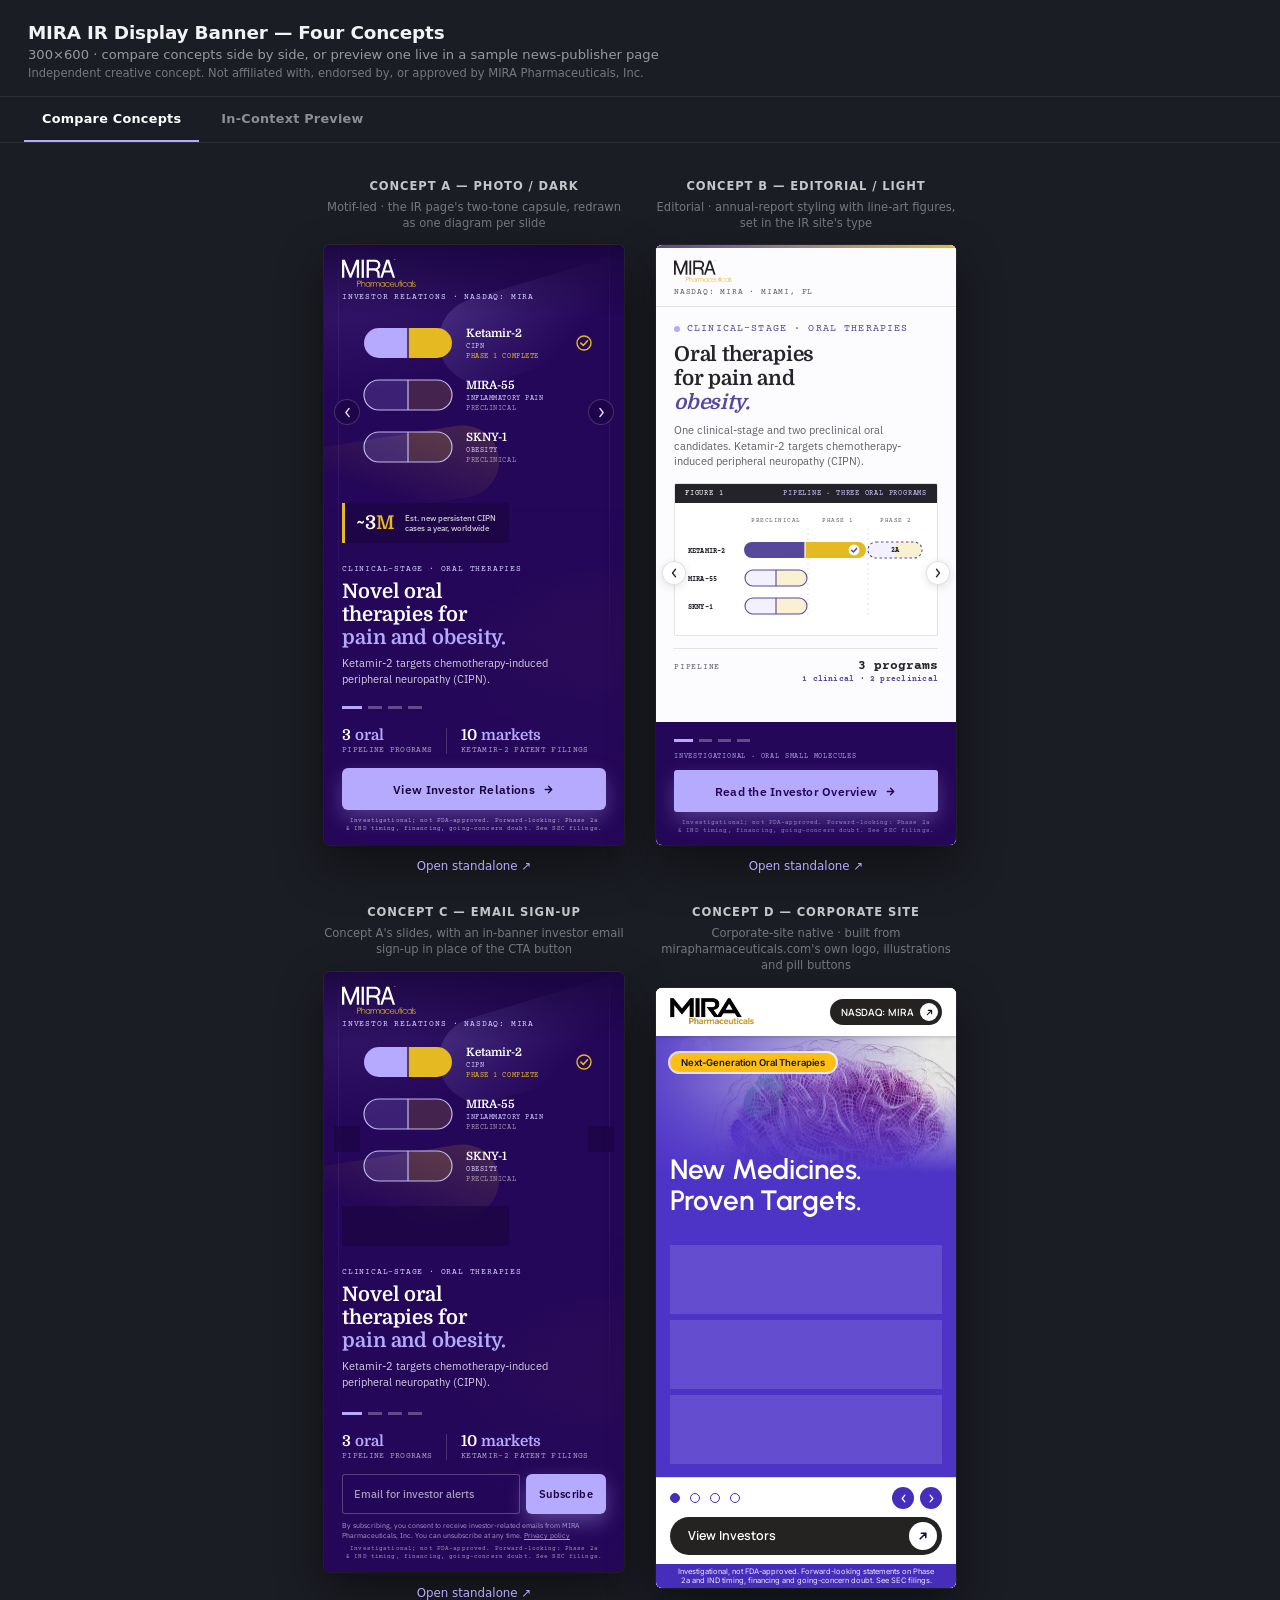
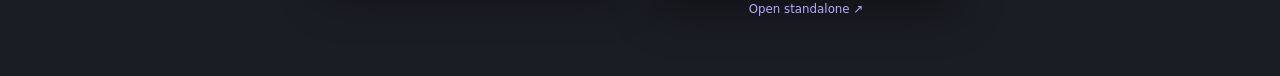
<file: index.html>
<!DOCTYPE html>
<html lang="en">
<head>
<meta name="robots" content="noindex,nofollow">
<meta charset="UTF-8">
<meta name="viewport" content="width=device-width,initial-scale=1">
<meta name="ir-banner-company" content="MIRA Pharmaceuticals, Inc.">
<link rel="icon" href="data:,">
<title>MIRA IR Banner — Concept Comparison</title>
<style>
  :root { --ui-accent:oklch(0.78 0.119 289.7); }
  * { margin:0; padding:0; box-sizing:border-box; }
  html, body {
    height:100%;
    background:#1b1d24;
    font-family:-apple-system, BlinkMacSystemFont, 'Segoe UI', system-ui, sans-serif;
    color:#f2f3f5;
  }
  header {
    padding:22px 28px 16px;
    border-bottom:1px solid rgba(255,255,255,0.08);
  }
  header h1 { font-size:1.15rem; font-weight:700; letter-spacing:-0.01em; }
  header p { margin-top:4px; font-size:0.82rem; color:rgba(255,255,255,0.55); }
  header p.pitch-note { font-size:0.72rem; color:rgba(255,255,255,0.4); }

  /* ---- tabs ---- */
  .tabs {
    display:flex;
    gap:4px;
    padding:0 24px;
    border-bottom:1px solid rgba(255,255,255,0.08);
  }
  .tab-btn {
    background:none;
    border:0;
    font-family:inherit;
    color:rgba(255,255,255,0.5);
    font-size:0.8rem;
    font-weight:700;
    letter-spacing:0.02em;
    padding:14px 18px;
    cursor:pointer;
    border-bottom:2px solid transparent;
    transition:color 0.15s ease;
  }
  .tab-btn:hover { color:rgba(255,255,255,0.8); }
  .tab-btn.active { color:#fff; border-bottom-color:var(--ui-accent); }
  .tab-panel { display:none; }
  .tab-panel.active { display:block; }

  main {
    display:flex;
    flex-wrap:wrap;
    gap:32px;
    justify-content:center;
    padding:36px 24px 60px;
  }
  /* four 300px frames need about 1344px of width; below that, wrap 2 + 2 rather than 3 + 1 */
  @media (max-width:1343px) { main { max-width:700px; margin:0 auto; } }
  .col { display:flex; flex-direction:column; align-items:center; gap:14px; }
  .col h2 {
    font-size:0.72rem;
    font-weight:700;
    letter-spacing:0.08em;
    text-transform:uppercase;
    color:rgba(255,255,255,0.75);
  }
  .col .tag {
    max-width:300px;
    min-height:2.8em;
    font-size:0.72rem;
    line-height:1.4;
    text-align:center;
    color:rgba(255,255,255,0.4);
    margin-top:-8px;
  }
  .frame-wrap {
    width:300px;
    height:600px;
    border-radius:6px;
    overflow:hidden;
    box-shadow:0 20px 48px rgba(0,0,0,0.45), 0 0 0 1px rgba(255,255,255,0.06);
    background:#000;
  }
  iframe { width:300px; height:600px; border:0; display:block; }
  .col a {
    font-size:0.74rem;
    color:var(--ui-accent);
    text-decoration:none;
  }
  .col a:hover { text-decoration:underline; }

  /* ---- in-context preview panel ---- */
  .preview-intro {
    text-align:center;
    padding:28px 24px 0;
  }
  .preview-intro p {
    font-size:0.82rem;
    color:rgba(255,255,255,0.55);
    max-width:560px;
    margin:0 auto;
  }
  .concept-switch {
    display:flex;
    flex-wrap:wrap;
    gap:10px;
    justify-content:center;
    padding:18px 24px 0;
  }
  .concept-btn {
    background:rgba(255,255,255,0.06);
    border:1px solid rgba(255,255,255,0.14);
    color:rgba(255,255,255,0.65);
    font-family:inherit;
    font-size:0.76rem;
    font-weight:700;
    letter-spacing:0.02em;
    padding:9px 16px;
    border-radius:20px;
    cursor:pointer;
    transition:all 0.15s ease;
  }
  .concept-btn:hover { border-color:rgba(255,255,255,0.3); }
  .concept-btn.active { background:var(--ui-accent); border-color:var(--ui-accent); color:#0c1015; }

  .preview-wrap {
    max-width:1180px;
    margin:24px auto 12px;
    padding:0 24px;
  }
  .preview-frame-outer {
    border-radius:6px;
    overflow:hidden;
    box-shadow:0 20px 48px rgba(0,0,0,0.45), 0 0 0 1px rgba(255,255,255,0.06);
  }
  #preview-iframe {
    width:100%;
    height:950px;
    border:0;
    display:block;
    background:#fff;
  }
  .preview-footer {
    text-align:center;
    padding:14px 24px 60px;
  }
  .preview-footer a {
    font-size:0.74rem;
    color:var(--ui-accent);
    text-decoration:none;
  }
  .preview-footer a:hover { text-decoration:underline; }
</style>
</head>
<body>

<header>
  <h1>MIRA IR Display Banner — Four Concepts</h1>
  <p>300×600 · compare concepts side by side, or preview one live in a sample news-publisher page</p>
  <p class="pitch-note">Independent creative concept. Not affiliated with, endorsed by, or approved by MIRA Pharmaceuticals, Inc.</p>
</header>

<div class="tabs">
  <button type="button" class="tab-btn active" data-tab="compare">Compare Concepts</button>
  <button type="button" class="tab-btn" data-tab="preview">In-Context Preview</button>
</div>

<section class="tab-panel active" id="tab-compare">
  <main>
    <div class="col">
      <h2>Concept A — Photo / Dark</h2>
      <span class="tag">Motif-led · the IR page&#x27;s two-tone capsule, redrawn as one diagram per slide</span>
      <div class="frame-wrap">
        <iframe src="concept-a-photo/index.html" title="MIRA banner — photo concept"></iframe>
      </div>
      <a href="concept-a-photo/index.html" target="_blank" rel="noopener">Open standalone ↗</a>
    </div>

    <div class="col">
      <h2>Concept B — Editorial / Light</h2>
      <span class="tag">Editorial · annual-report styling with line-art figures, set in the IR site&#x27;s type</span>
      <div class="frame-wrap">
        <iframe src="concept-b-editorial/index.html" title="MIRA banner — editorial concept"></iframe>
      </div>
      <a href="concept-b-editorial/index.html" target="_blank" rel="noopener">Open standalone ↗</a>
    </div>

    <div class="col">
      <h2>Concept C — Email Sign-up</h2>
      <span class="tag">Concept A&#x27;s slides, with an in-banner investor email sign-up in place of the CTA button</span>
      <div class="frame-wrap">
        <iframe src="concept-c-dashboard/index.html" title="MIRA banner — email sign-up concept"></iframe>
      </div>
      <a href="concept-c-dashboard/index.html" target="_blank" rel="noopener">Open standalone ↗</a>
    </div>

    <div class="col">
      <h2>Concept D — Corporate Site</h2>
      <span class="tag">Corporate-site native · built from mirapharmaceuticals.com&#x27;s own logo, illustrations and pill buttons</span>
      <div class="frame-wrap">
        <iframe src="concept-d-corporate/index.html" title="MIRA banner — corporate-site concept"></iframe>
      </div>
      <a href="concept-d-corporate/index.html" target="_blank" rel="noopener">Open standalone ↗</a>
    </div>
  </main>
</section>

<section class="tab-panel" id="tab-preview">
  <div class="preview-intro">
    <p>A sample news-publisher article page with the banner dropped into the right-rail ad slot — the way it would actually sit alongside real editorial content. Switch concepts below.</p>
  </div>

  <div class="concept-switch">
    <button type="button" class="concept-btn active" data-concept="a">Concept A — Photo</button>
    <button type="button" class="concept-btn" data-concept="b">Concept B — Editorial</button>
    <button type="button" class="concept-btn" data-concept="c">Concept C — Email Sign-up</button>
    <button type="button" class="concept-btn" data-concept="d">Concept D — Corporate Site</button>
  </div>

  <div class="preview-wrap">
    <div class="preview-frame-outer">
      <iframe id="preview-iframe" src="context-preview/news.html?concept=a" title="MIRA banner — in-context publisher preview"></iframe>
    </div>
  </div>

  <div class="preview-footer">
    <a id="preview-open-link" href="context-preview/news.html?concept=a" target="_blank" rel="noopener">Open standalone ↗</a>
  </div>
</section>

<script>
  document.querySelectorAll('.tab-btn').forEach(function (btn) {
    btn.addEventListener('click', function () {
      document.querySelectorAll('.tab-btn').forEach(function (b) { b.classList.remove('active') })
      document.querySelectorAll('.tab-panel').forEach(function (p) { p.classList.remove('active') })
      btn.classList.add('active')
      document.getElementById('tab-' + btn.dataset.tab).classList.add('active')
    })
  })

  document.querySelectorAll('.concept-btn').forEach(function (btn) {
    btn.addEventListener('click', function () {
      document.querySelectorAll('.concept-btn').forEach(function (b) { b.classList.remove('active') })
      btn.classList.add('active')
      var url = 'context-preview/news.html?concept=' + btn.dataset.concept
      document.getElementById('preview-iframe').src = url
      document.getElementById('preview-open-link').href = url
    })
  })
</script>

</body>
</html>
</file>
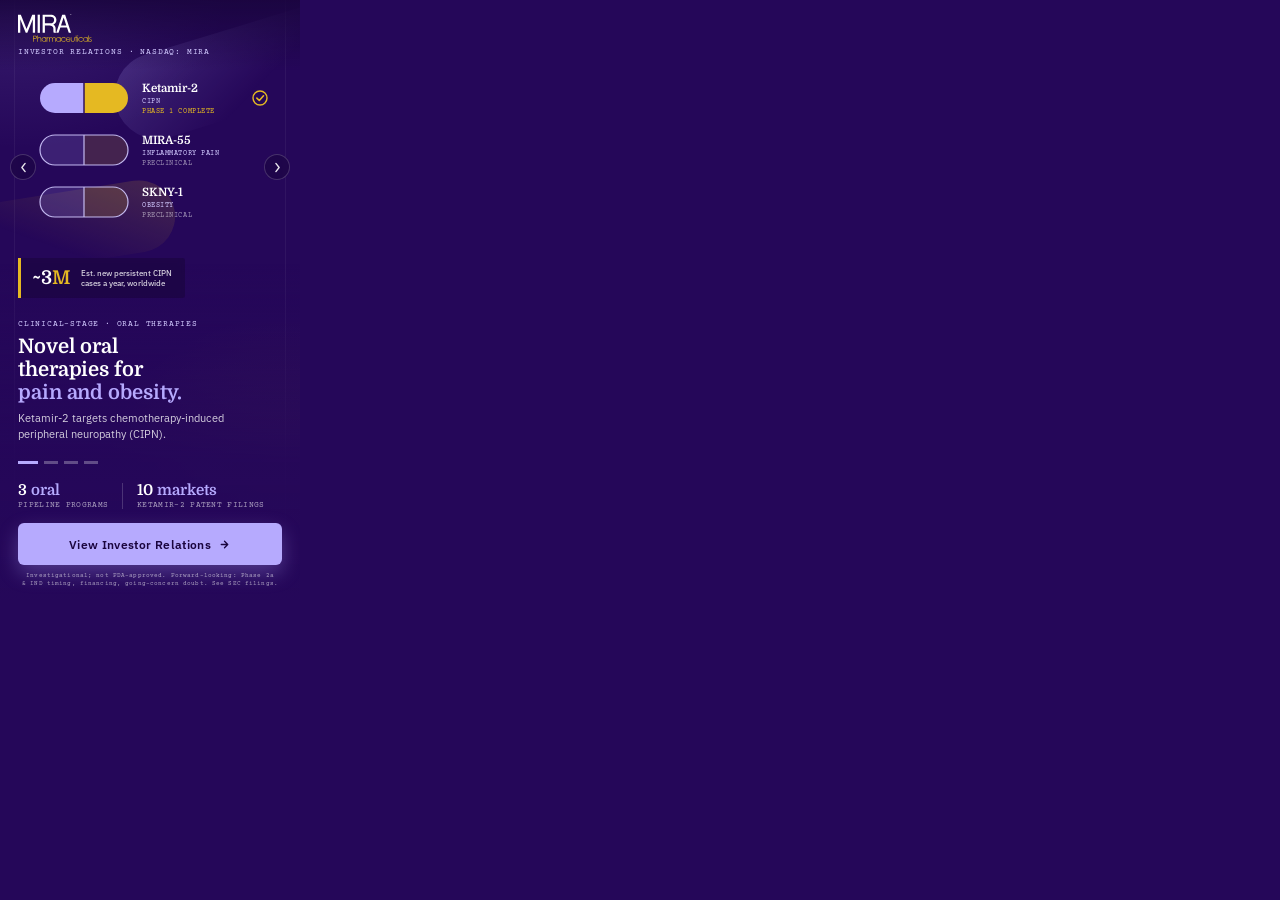
<file: concept-a-photo/index.html>
<!DOCTYPE html>
<html lang="en">
<head>
<meta name="robots" content="noindex,nofollow">
<meta charset="UTF-8">
<meta name="ad.size" content="width=300,height=600">
<meta http-equiv="X-UA-Compatible" content="IE=Edge">
<meta name="viewport" content="width=300,initial-scale=1">
<link rel="icon" href="data:,">
<title>MIRA Pharmaceuticals, Inc. — Investor Relations</title>
<link rel="preconnect" href="https://fonts.googleapis.com">
<link rel="preconnect" href="https://fonts.gstatic.com" crossorigin>
<link href="https://fonts.googleapis.com/css2?family=Domine:wght@600;700&family=IBM+Plex+Sans:wght@400;500;600&family=Courier+Prime:wght@400;700&display=swap" rel="stylesheet">
<link rel="stylesheet" href="style.css">
</head>
<body>

<!--
  MIRA Pharmaceuticals, Inc. — IR display banner, 300x600 — Concept A: Motif / Dark.
  Promotes: https://mira-ir-concept.pages.dev/
  The IR concept page has no photography, so A is motif-led: its signature two-tone
  capsule (lavender half, gold half, seam), redrawn as one diagram per slide on the
  deep-violet ground, under a floating stat chip, persistent logo/ticker chrome, stat
  row + CTA + forward-looking-statements line. Concept C is generated from this file
  (scripts/build_concept_c.py), so re-run that after every edit here.
  Every slide's copy and stat comes from the project fact sheet (.tmp/facts.md).
  Generated by .tmp/gen_a.py (capsule geometry lives there).
-->

<div id="banner" aria-label="MIRA Pharmaceuticals, Inc. investor relations advertisement">

  <!-- Shared gradients for the soft capsule shapes behind each diagram (the IR hero's drifting pills) -->
  <svg width="0" height="0" style="position:absolute" aria-hidden="true" focusable="false">
    <defs>
      <linearGradient id="gp-a" x1="0" y1="0" x2="1" y2="0.6"><stop offset="0" style="stop-color:var(--accent);stop-opacity:0.2"/><stop offset="0.75" style="stop-color:var(--accent);stop-opacity:0"/></linearGradient>
      <linearGradient id="gp-b" x1="1" y1="0" x2="0" y2="0.6"><stop offset="0" style="stop-color:var(--gold);stop-opacity:0.18"/><stop offset="0.75" style="stop-color:var(--gold);stop-opacity:0"/></linearGradient>
    </defs>
  </svg>

  <div id="slides">

    <!-- Slide 1 — Overview + burden: three programs as capsules (one lit = clinical, two dim = preclinical). Facts: [PR 06-17] ~3M new persistent CIPN cases/yr (estimate); [PR 09-17] Ketamir-2 is for chemotherapy-induced peripheral neuropathy (CIPN); 1 clinical + 2 preclinical -->
    <section class="slide" data-index="0">
      <div class="slide-bg motif" role="img" aria-label="Three capsules stacked: Ketamir-2 lit for its completed Phase 1, MIRA-55 and SKNY-1 dim as preclinical programs">
        <svg viewBox="0 0 300 600" preserveAspectRatio="xMidYMin slice" aria-hidden="true">
          <path fill="url(#gp-a)" transform="translate(236 72) rotate(-17)" d="M-82 -43H82A43 43 0 0 1 82 43H-82A43 43 0 0 1 -82 -43Z"/>
          <path fill="url(#gp-b)" transform="translate(66 228) rotate(-9)" d="M-74 -36H74A36 36 0 0 1 74 36H-74A36 36 0 0 1 -74 -36Z"/>
          <g transform="translate(84 98)"><path class="m-a" d="M-29 -15H0V15H-29A15 15 0 0 1 -29 -15Z"/><path class="m-b" d="M0 -15H29A15 15 0 0 1 29 15H0Z"/><path class="m-seam" d="M0 -15V15"/></g>
          <text class="m-name" x="142" y="92">Ketamir-2</text>
          <text class="m-label" x="142" y="103">CIPN</text>
          <text class="m-label gold" x="142" y="113">PHASE 1 COMPLETE</text>
          <circle class="m-ring-g" cx="260" cy="98" r="7"/><path class="m-check" d="M256.85 98.14L259.3 100.52L263.5 95.76"/>
          <g transform="translate(84 150)"><path class="mo-a" d="M-29 -15H0V15H-29A15 15 0 0 1 -29 -15Z"/><path class="mo-b" d="M0 -15H29A15 15 0 0 1 29 15H0Z"/><path class="mo-line" d="M-29 -15H29A15 15 0 0 1 29 15H-29A15 15 0 0 1 -29 -15Z M0 -15V15"/></g>
          <text class="m-name" x="142" y="144">MIRA-55</text>
          <text class="m-label" x="142" y="155">INFLAMMATORY PAIN</text>
          <text class="m-label dim" x="142" y="165">PRECLINICAL</text>
          <g transform="translate(84 202)"><path class="mo-a" d="M-29 -15H0V15H-29A15 15 0 0 1 -29 -15Z"/><path class="mo-b" d="M0 -15H29A15 15 0 0 1 29 15H0Z"/><path class="mo-line" d="M-29 -15H29A15 15 0 0 1 29 15H-29A15 15 0 0 1 -29 -15Z M0 -15V15"/></g>
          <text class="m-name" x="142" y="196">SKNY-1</text>
          <text class="m-label" x="142" y="207">OBESITY</text>
          <text class="m-label dim" x="142" y="217">PRECLINICAL</text>
        </svg>
      </div>
      <div class="slide-scrim-top"></div>
      <div class="slide-scrim-bottom"></div>
      <div class="slide-copy">
        <div class="mid-chip">
          <span class="chip-num">~3<em>M</em></span>
          <span class="chip-label">Est. new persistent CIPN<br>cases a year, worldwide</span>
        </div>
        <div class="copy-bottom">
          <div class="kicker">Clinical-stage · Oral therapies</div>
          <h1>Novel oral<br>therapies for<br><em>pain&nbsp;and&nbsp;obesity.</em></h1>
          <p><span class="nw">Ketamir-2</span> targets <span class="nw">chemotherapy-induced</span> peripheral neuropathy (CIPN).</p>
        </div>
      </div>
    </section>
    <!-- Slide 2 — Proof: Ketamir-2 Phase 1, seven ascending-dose cohorts. Facts: [PR 05-14] seven cohorts, randomized double-blind placebo-controlled SAD/MAD, no SAEs or dose-limiting toxicities reported (no head-count: the company's own sources say 56 and 57) -->
    <section class="slide" data-index="1">
      <div class="slide-bg motif" role="img" aria-label="Seven capsules of rising size for the seven ascending-dose cohorts of the completed Phase 1 study">
        <svg viewBox="0 0 300 600" preserveAspectRatio="xMidYMin slice" aria-hidden="true">
          <path fill="url(#gp-a)" transform="translate(196 128) rotate(-22)" d="M-90 -45H90A45 45 0 0 1 90 45H-90A45 45 0 0 1 -90 -45Z"/>
          <path class="m-base" d="M22 216H278"/>
          <g transform="translate(40 201) rotate(-90)" opacity="0.58"><path class="m-a" d="M-4 -10H0V10H-4A10 10 0 0 1 -4 -10Z"/><path class="m-b" d="M0 -10H4A10 10 0 0 1 4 10H0Z"/><path class="m-seam" d="M0 -10V10"/></g>
          <g transform="translate(74 194) rotate(-90)" opacity="0.65"><path class="m-a" d="M-11 -10H0V10H-11A10 10 0 0 1 -11 -10Z"/><path class="m-b" d="M0 -10H11A10 10 0 0 1 11 10H0Z"/><path class="m-seam" d="M0 -10V10"/></g>
          <g transform="translate(108 187) rotate(-90)" opacity="0.72"><path class="m-a" d="M-18 -10H0V10H-18A10 10 0 0 1 -18 -10Z"/><path class="m-b" d="M0 -10H18A10 10 0 0 1 18 10H0Z"/><path class="m-seam" d="M0 -10V10"/></g>
          <g transform="translate(142 180) rotate(-90)" opacity="0.79"><path class="m-a" d="M-25 -10H0V10H-25A10 10 0 0 1 -25 -10Z"/><path class="m-b" d="M0 -10H25A10 10 0 0 1 25 10H0Z"/><path class="m-seam" d="M0 -10V10"/></g>
          <g transform="translate(176 173) rotate(-90)" opacity="0.86"><path class="m-a" d="M-32 -10H0V10H-32A10 10 0 0 1 -32 -10Z"/><path class="m-b" d="M0 -10H32A10 10 0 0 1 32 10H0Z"/><path class="m-seam" d="M0 -10V10"/></g>
          <g transform="translate(210 166) rotate(-90)" opacity="0.93"><path class="m-a" d="M-39 -10H0V10H-39A10 10 0 0 1 -39 -10Z"/><path class="m-b" d="M0 -10H39A10 10 0 0 1 39 10H0Z"/><path class="m-seam" d="M0 -10V10"/></g>
          <g transform="translate(244 159) rotate(-90)" opacity="1"><path class="m-a" d="M-46 -10H0V10H-46A10 10 0 0 1 -46 -10Z"/><path class="m-b" d="M0 -10H46A10 10 0 0 1 46 10H0Z"/><path class="m-seam" d="M0 -10V10"/></g>
          <circle class="m-ring-g" cx="50" cy="100" r="9"/><path class="m-check" d="M45.95 100.18L49.1 103.24L54.5 97.12"/>
          <text class="m-label strong" x="66" y="98">PHASE 1 COMPLETE</text>
          <text class="m-label" x="66" y="109">7 ASCENDING-DOSE COHORTS</text>
          <text class="m-label dim" x="22" y="229">LOWER DOSE</text>
          <text class="m-label dim" x="278" y="229" text-anchor="end">HIGHER DOSE</text>
        </svg>
      </div>
      <div class="slide-scrim-top"></div>
      <div class="slide-scrim-bottom"></div>
      <div class="slide-copy">
        <div class="mid-chip">
          <span class="chip-num">0<em>&nbsp;SAEs</em></span>
          <span class="chip-label">Serious adverse events<br>reported in Phase 1</span>
        </div>
        <div class="copy-bottom">
          <div class="kicker">Ketamir-2 · Investigational</div>
          <h1>Phase 1 complete.<br>No serious adverse<br><em>events&nbsp;reported.</em></h1>
          <p>Placebo-controlled study in healthy volunteers; no <span class="nw">dose-limiting</span> toxicities reported.</p>
        </div>
      </div>
    </section>
    <!-- Slide 3 — Platform: oral format, three targets. Facts: [PR 09-17] DEA determined all three are not classified as controlled substances; [HOME] mission 'validated biological targets'; [PR 09-17][HOME] targets NMDA (PCP site), CB2 (MIRA-55), CB1/CB2 + MAO-B (SKNY-1) -->
    <section class="slide" data-index="2">
      <div class="slide-bg motif" role="img" aria-label="One capsule feeding three target rings: NMDA for Ketamir-2, CB2 for MIRA-55, CB1/CB2 and MAO-B for SKNY-1">
        <svg viewBox="0 0 300 600" preserveAspectRatio="xMidYMin slice" aria-hidden="true">
          <path class="m-ghost" transform="translate(150 98) rotate(0)" d="M-79 -39H79A39 39 0 0 1 79 39H-79A39 39 0 0 1 -79 -39Z M0 -39V39"/>
          <text class="m-label strong" x="150" y="80" text-anchor="middle">ORAL SMALL MOLECULES</text>
          <g transform="translate(150 104)"><path class="m-a" d="M-27 -16H0V16H-27A16 16 0 0 1 -27 -16Z"/><path class="m-b" d="M0 -16H27A16 16 0 0 1 27 16H0Z"/><path class="m-seam" d="M0 -16V16"/></g>
          <path class="m-line m-dash" d="M138 121C112 136 70 134 56 154"/>
          <path class="m-line m-dash" d="M150 122V152"/>
          <path class="m-line m-dash" d="M162 121C188 136 230 134 244 154"/>
          <circle class="m-ghost" cx="56" cy="178" r="25"/>
          <circle class="m-ring" cx="56" cy="178" r="15"/>
          <circle class="m-core m-pulse" cx="56" cy="178" r="5"/>
          <text class="m-label strong" x="56" y="218" text-anchor="middle">NMDA</text>
          <text class="m-label dim" x="56" y="229" text-anchor="middle">KETAMIR-2</text>
          <circle class="m-ghost" cx="150" cy="178" r="25"/>
          <circle class="m-ring" cx="150" cy="178" r="15"/>
          <circle class="m-core m-pulse" cx="150" cy="178" r="5"/>
          <text class="m-label strong" x="150" y="218" text-anchor="middle">CB2</text>
          <text class="m-label dim" x="150" y="229" text-anchor="middle">MIRA-55</text>
          <circle class="m-ghost" cx="244" cy="178" r="25"/>
          <circle class="m-ring" cx="244" cy="178" r="15"/>
          <circle class="m-core m-pulse" cx="244" cy="178" r="5"/>
          <text class="m-label strong" x="244" y="218" text-anchor="middle">CB1/CB2 · MAO-B</text>
          <text class="m-label dim" x="244" y="229" text-anchor="middle">SKNY-1</text>
        </svg>
      </div>
      <div class="slide-scrim-top"></div>
      <div class="slide-scrim-bottom"></div>
      <div class="slide-copy">
        <div class="mid-chip">
          <span class="chip-num">3<em>/3</em></span>
          <span class="chip-label">Not classified as DEA<br>controlled substances</span>
        </div>
        <div class="copy-bottom">
          <div class="kicker">Validated biology · Oral</div>
          <h1>Validated targets,<br>redesigned as<br><em>oral&nbsp;therapies.</em></h1>
          <p>NMDA, CB2 and <span class="nw">CB1/MAO-B</span> approaches. Each program is investigational.</p>
        </div>
      </div>
    </section>
    <!-- Slide 4 — What's next (replaces financials: pre-revenue, going-concern doubt). Facts: [PR 09-17] IRB review, site initiation targeted 1Q 2027 subject to IRB/site activation; [PR 09-01] MIRA-55 IND submission targeted Q1 2027; SKNY-1 no date in any release -->
    <section class="slide" data-index="3">
      <div class="slide-bg motif" role="img" aria-label="A timeline rail: Ketamir-2 Phase 2a site initiation and the MIRA-55 IND submission are both targeted for 1Q 2027; SKNY-1 is advancing toward IND with no date">
        <svg viewBox="0 0 300 600" preserveAspectRatio="xMidYMin slice" aria-hidden="true">
          <path fill="url(#gp-a)" transform="translate(96 204) rotate(7)" d="M-78 -37H78A37 37 0 0 1 78 37H-78A37 37 0 0 1 -78 -37Z"/>
          <path class="m-rail" d="M26 146H210"/>
          <circle class="m-node" cx="26" cy="146" r="6"/>
          <text class="m-label dim" x="26" y="131">NOW</text>
          <g transform="translate(232 146)"><path class="m-a" d="M-12 -10H0V10H-12A10 10 0 0 1 -12 -10Z"/><path class="m-b" d="M0 -10H12A10 10 0 0 1 12 10H0Z"/><path class="m-seam" d="M0 -10V10"/></g>
          <text class="m-name" x="254" y="91" text-anchor="end">KETAMIR-2</text>
          <text class="m-label" x="254" y="102" text-anchor="end">PHASE 2A SITE INITIATION</text>
          <text class="m-name" x="254" y="117" text-anchor="end">MIRA-55</text>
          <text class="m-label" x="254" y="128" text-anchor="end">IND SUBMISSION</text>
          <text class="m-big" x="232" y="178" text-anchor="middle">1Q 2027</text>
          <text class="m-label dim" x="232" y="189" text-anchor="middle">TARGETS</text>
          <g transform="translate(62 206)" class="m-dashcap"><path class="mo-a" d="M-16 -10H0V10H-16A10 10 0 0 1 -16 -10Z"/><path class="mo-b" d="M0 -10H16A10 10 0 0 1 16 10H0Z"/><path class="mo-line" d="M-16 -10H16A10 10 0 0 1 16 10H-16A10 10 0 0 1 -16 -10Z M0 -10V10"/></g>
          <text class="m-name" x="98" y="204">SKNY-1</text>
          <text class="m-label" x="98" y="215">ADVANCING TOWARD IND</text>
        </svg>
      </div>
      <div class="slide-scrim-top"></div>
      <div class="slide-scrim-bottom"></div>
      <div class="slide-copy">
        <div class="mid-chip">
          <span class="chip-num">1Q<em>&nbsp;2027</em></span>
          <span class="chip-label">Phase 2a site-initiation<br>target, Ketamir-2</span>
        </div>
        <div class="copy-bottom">
          <div class="kicker">What's next · Targets</div>
          <h1>Phase 2a in CIPN<br>is the next<br><em>clinical&nbsp;step.</em></h1>
          <p>Protocol is at IRB review after FDA feedback. <span class="nw">MIRA-55</span> IND targeted Q1&nbsp;2027.</p>
        </div>
      </div>
    </section>

  </div>

  <!-- Persistent chrome — sits above the rotating slides -->
  <header id="top-bar" class="reveal" data-delay="0">
    <div id="logo"><img src="assets/logo-white.svg" alt="MIRA Pharmaceuticals" width="74" height="28"></div>
    <div id="eyebrow">INVESTOR&nbsp;RELATIONS&nbsp;·&nbsp;NASDAQ:&nbsp;MIRA</div>
  </header>

  <button type="button" class="nav-arrow" id="arrow-prev" aria-label="Previous slide">
    <svg viewBox="0 0 16 16"><path d="M10 3 6 8l4 5" stroke="currentColor" stroke-width="1.7" fill="none" stroke-linecap="round" stroke-linejoin="round"/></svg>
  </button>
  <button type="button" class="nav-arrow" id="arrow-next" aria-label="Next slide">
    <svg viewBox="0 0 16 16"><path d="M6 3l4 5-4 5" stroke="currentColor" stroke-width="1.7" fill="none" stroke-linecap="round" stroke-linejoin="round"/></svg>
  </button>

  <div id="bottom-fixed" class="reveal" data-delay="4">
    <div id="dots" role="tablist" aria-label="Slide selector">
      <button class="dot active" data-index="0" aria-label="Slide 1: Overview"></button>
      <button class="dot" data-index="1" aria-label="Slide 2: Phase 1 proof"></button>
      <button class="dot" data-index="2" aria-label="Slide 3: Platform"></button>
      <button class="dot" data-index="3" aria-label="Slide 4: What's next"></button>
    </div>

    <div id="stat-row">
      <div class="stat">
        <span class="stat-num">3<em>&nbsp;oral</em></span>
        <span class="stat-label">Pipeline programs</span>
      </div>
      <div class="stat-div"></div>
      <div class="stat">
        <span class="stat-num">10<em>&nbsp;markets</em></span>
        <span class="stat-label">Ketamir-2 patent filings</span>
      </div>
    </div>

    <a href="#" id="cta">
      <span>View Investor Relations</span>
      <svg viewBox="0 0 16 16" id="cta-arrow" aria-hidden="true"><path d="M4 8h8M8 4l4 4-4 4" stroke="currentColor" stroke-width="1.6" fill="none" stroke-linecap="round" stroke-linejoin="round"/></svg>
    </a>
    <p id="disclosure">Investigational; not FDA-approved. Forward-looking: Phase 2a &amp; IND timing, financing, going-concern doubt. See SEC filings.</p>
  </div>

  <!-- Standard HTML5-ad click-tag plumbing -->
  <div id="click-tag-wrapper"></div>
</div>

<script src="script.js"></script>
</body>
</html>
</file>
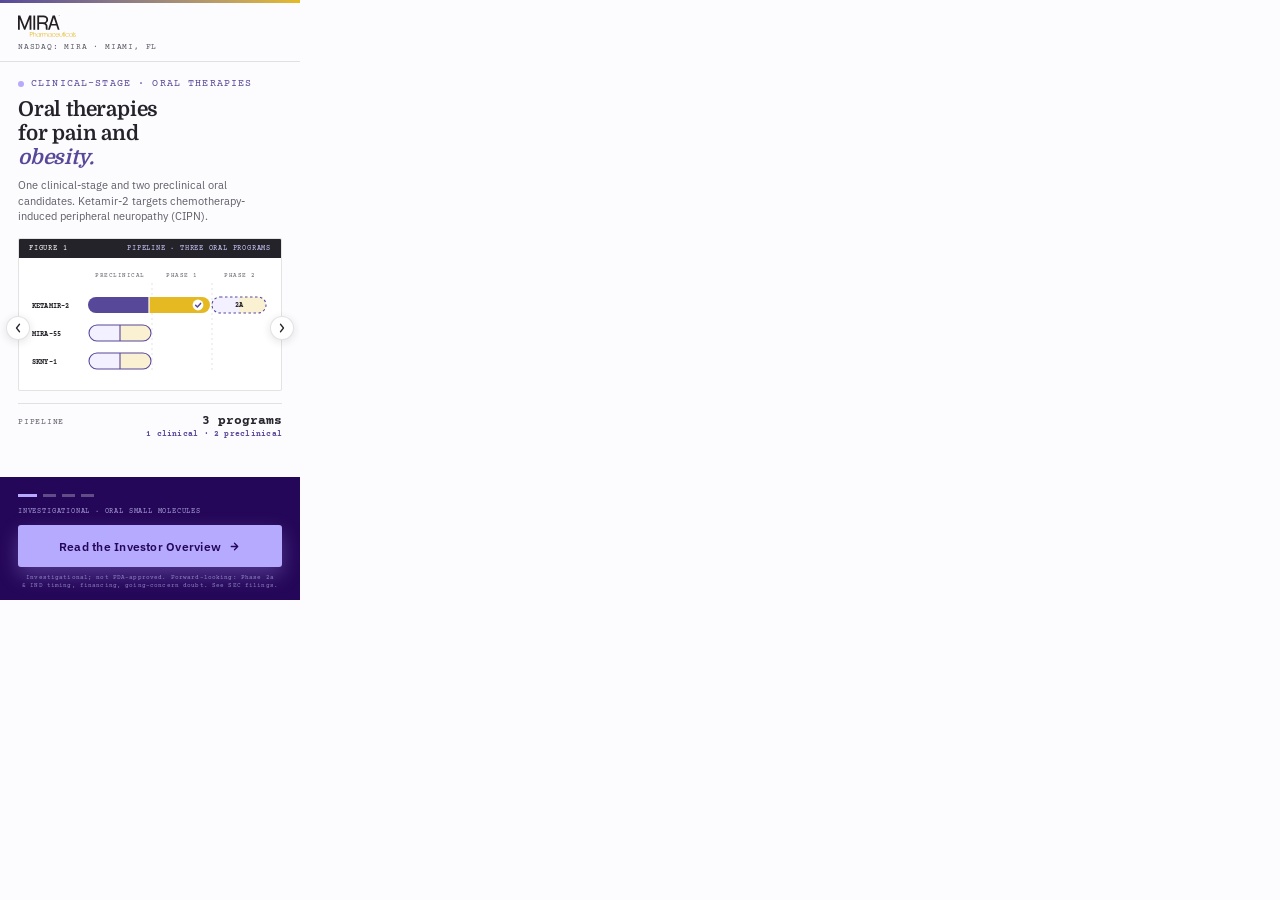
<file: concept-b-editorial/index.html>
<!DOCTYPE html>
<html lang="en">
<head>
<meta name="robots" content="noindex,nofollow">
<meta charset="UTF-8">
<meta name="ad.size" content="width=300,height=600">
<meta http-equiv="X-UA-Compatible" content="IE=Edge">
<meta name="viewport" content="width=300,initial-scale=1">
<link rel="icon" href="data:,">
<title>MIRA Pharmaceuticals, Inc. — Investor Overview</title>
<link rel="preconnect" href="https://fonts.googleapis.com">
<link rel="preconnect" href="https://fonts.gstatic.com" crossorigin>
<link href="https://fonts.googleapis.com/css2?family=Domine:wght@600;700&family=IBM+Plex+Sans:wght@400;500;600&family=Courier+Prime:wght@400;700&display=swap" rel="stylesheet">
<link rel="stylesheet" href="style.css">
</head>
<body>

<!--
  MIRA Pharmaceuticals, Inc. — IR display banner, 300x600 — Concept B: Editorial / Light.
  Promotes: https://mira-ir-concept.pages.dev/
  Annual-report styling on the IR page's own paper, ink, lavender tint and type (Domine,
  IBM Plex Sans, Courier Prime): serif headlines, mono figure captions, one inline-SVG
  "Figure N" plate per slide drawn from the page's capsule (same line weight and palette
  across all four), dark closing CTA band in the page's deep violet.
  Every slide's copy and stat comes from the project fact sheet (.tmp/facts.md).
  Generated by .tmp/gen_b.py.
-->

<div id="banner" aria-label="MIRA Pharmaceuticals, Inc. investor relations advertisement">

  <div id="top-rule"></div>

  <header id="top-bar" class="reveal" data-delay="0">
    <div id="logo"><img src="assets/logo.svg" alt="MIRA Pharmaceuticals" width="58" height="22"></div>
    <div id="masthead">NASDAQ:&nbsp;MIRA&nbsp;·&nbsp;MIAMI,&nbsp;FL</div>
  </header>

  <div id="slides">

    <!-- Slide 1 — Cover: pipeline by stage. Facts: [PR 09-17] clinical-stage, 3 programs, Ketamir-2 completed Phase 1 and is advancing to Phase 2a; MIRA-55 and SKNY-1 preclinical -->
    <section class="slide" data-index="0">
      <div class="slide-copy">
        <p class="eyebrow">Clinical-stage · Oral therapies</p>
        <h1>Oral therapies<br>for pain and<br><em>obesity.</em></h1>
        <p class="lead">One clinical-stage and two preclinical oral candidates. <span class="nw">Ketamir-2</span> targets chemotherapy-induced peripheral neuropathy (CIPN).</p>

        <figure class="fig-card">
          <div class="fig-bar"><span>Figure 1</span><span>Pipeline · Three Oral Programs</span></div>
          <div class="fig-body">
            <svg viewBox="0 0 240 118" role="img" aria-label="Pipeline · Three Oral Programs">
              <path class="fg-col" d="M122 16V106M182 16V106"/>
              <text class="fg-head" x="90" y="10" text-anchor="middle">PRECLINICAL</text>
              <text class="fg-head" x="152" y="10" text-anchor="middle">PHASE 1</text>
              <text class="fg-head" x="210" y="10" text-anchor="middle">PHASE 2</text>
              <text class="fg-name" x="2" y="41">KETAMIR-2</text>
              <text class="fg-name" x="2" y="69">MIRA-55</text>
              <text class="fg-name" x="2" y="97">SKNY-1</text>
              <g transform="translate(119 38)"><path class="fg-a" d="M-53 -8H0V8H-53A8 8 0 0 1 -53 -8Z"/><path class="fg-b" d="M0 -8H53A8 8 0 0 1 53 8H0Z"/><path class="fg-seam" d="M0 -8V8"/></g>
              <circle class="fg-tickbg" cx="168" cy="38" r="5.4"/><path class="fg-tick" d="M165.6 38.2L167.4 40L170.6 36.4"/>
              <g transform="translate(209 38)" class="fg-dashcap"><path class="fo-a" d="M-19 -8H0V8H-19A8 8 0 0 1 -19 -8Z"/><path class="fo-b" d="M0 -8H19A8 8 0 0 1 19 8H0Z"/><path class="fo-line" d="M-19 -8H19A8 8 0 0 1 19 8H-19A8 8 0 0 1 -19 -8Z"/></g>
              <text class="fg-name" x="209" y="40.4" text-anchor="middle">2A</text>
              <g transform="translate(90 66)"><path class="fo-a" d="M-23 -8H0V8H-23A8 8 0 0 1 -23 -8Z"/><path class="fo-b" d="M0 -8H23A8 8 0 0 1 23 8H0Z"/><path class="fo-line" d="M-23 -8H23A8 8 0 0 1 23 8H-23A8 8 0 0 1 -23 -8Z M0 -8V8"/></g>
              <g transform="translate(90 94)"><path class="fo-a" d="M-23 -8H0V8H-23A8 8 0 0 1 -23 -8Z"/><path class="fo-b" d="M0 -8H23A8 8 0 0 1 23 8H0Z"/><path class="fo-line" d="M-23 -8H23A8 8 0 0 1 23 8H-23A8 8 0 0 1 -23 -8Z M0 -8V8"/></g>
            </svg>
          </div>
        </figure>

        <dl class="kf">
          <dt>Pipeline</dt>
          <dd>3 programs <em>1 clinical · 2 preclinical</em></dd>
        </dl>
      </div>
    </section>
    <!-- Slide 2 — Proof: seven ascending-dose cohorts. Facts: [PR 05-14] seven cohorts, SAD/MAD, randomized double-blind placebo-controlled, no SAEs or dose-limiting toxicities (no head-count: sources disagree 56/57) -->
    <section class="slide" data-index="1">
      <div class="slide-copy">
        <p class="eyebrow">Fig. 02 · Ketamir-2 · Phase 1</p>
        <h1>Phase 1 complete.<br>No serious adverse<br><em>events reported.</em></h1>
        <p class="lead">A randomized, double-blind, placebo-controlled study in healthy volunteers, with no <span class="nw">dose-limiting</span> toxicities reported.</p>

        <figure class="fig-card">
          <div class="fig-bar"><span>Figure 2</span><span>Ketamir-2 · Phase 1 Cohorts</span></div>
          <div class="fig-body">
            <svg viewBox="0 0 240 118" role="img" aria-label="Ketamir-2 · Phase 1 Cohorts">
              <path class="fg-base" d="M10 96H232"/>
              <g transform="translate(30 84) rotate(-90)" opacity="0.6"><path class="fg-a" d="M-2 -9H0V9H-2A9 9 0 0 1 -2 -9Z"/><path class="fg-b" d="M0 -9H2A9 9 0 0 1 2 9H0Z"/><path class="fg-seam" d="M0 -9V9"/></g>
              <text class="fg-head" x="30" y="108" text-anchor="middle">1</text>
              <g transform="translate(60 79) rotate(-90)" opacity="0.67"><path class="fg-a" d="M-7 -9H0V9H-7A9 9 0 0 1 -7 -9Z"/><path class="fg-b" d="M0 -9H7A9 9 0 0 1 7 9H0Z"/><path class="fg-seam" d="M0 -9V9"/></g>
              <text class="fg-head" x="60" y="108" text-anchor="middle">2</text>
              <g transform="translate(90 74) rotate(-90)" opacity="0.73"><path class="fg-a" d="M-12 -9H0V9H-12A9 9 0 0 1 -12 -9Z"/><path class="fg-b" d="M0 -9H12A9 9 0 0 1 12 9H0Z"/><path class="fg-seam" d="M0 -9V9"/></g>
              <text class="fg-head" x="90" y="108" text-anchor="middle">3</text>
              <g transform="translate(120 69) rotate(-90)" opacity="0.8"><path class="fg-a" d="M-17 -9H0V9H-17A9 9 0 0 1 -17 -9Z"/><path class="fg-b" d="M0 -9H17A9 9 0 0 1 17 9H0Z"/><path class="fg-seam" d="M0 -9V9"/></g>
              <text class="fg-head" x="120" y="108" text-anchor="middle">4</text>
              <g transform="translate(150 64) rotate(-90)" opacity="0.87"><path class="fg-a" d="M-22 -9H0V9H-22A9 9 0 0 1 -22 -9Z"/><path class="fg-b" d="M0 -9H22A9 9 0 0 1 22 9H0Z"/><path class="fg-seam" d="M0 -9V9"/></g>
              <text class="fg-head" x="150" y="108" text-anchor="middle">5</text>
              <g transform="translate(180 59) rotate(-90)" opacity="0.93"><path class="fg-a" d="M-27 -9H0V9H-27A9 9 0 0 1 -27 -9Z"/><path class="fg-b" d="M0 -9H27A9 9 0 0 1 27 9H0Z"/><path class="fg-seam" d="M0 -9V9"/></g>
              <text class="fg-head" x="180" y="108" text-anchor="middle">6</text>
              <g transform="translate(210 54) rotate(-90)" opacity="1"><path class="fg-a" d="M-32 -9H0V9H-32A9 9 0 0 1 -32 -9Z"/><path class="fg-b" d="M0 -9H32A9 9 0 0 1 32 9H0Z"/><path class="fg-seam" d="M0 -9V9"/></g>
              <text class="fg-head" x="210" y="108" text-anchor="middle">7</text>
              <text class="fg-name" x="8" y="11">NO SERIOUS ADVERSE EVENTS REPORTED</text>
              <text class="fg-head" x="8" y="21">ASCENDING DOSE, COHORTS 1 TO 7</text>
            </svg>
          </div>
        </figure>

        <dl class="kf">
          <dt>Serious adverse events</dt>
          <dd>0 <em>Reported in Phase 1</em></dd>
        </dl>
      </div>
    </section>
    <!-- Slide 3 — Platform: oral format, three targets. Facts: [PR 09-17] DEA determination for all three; [HOME] 'validated biological targets' -->
    <section class="slide" data-index="2">
      <div class="slide-copy">
        <p class="eyebrow">Fig. 03 · Validated Targets</p>
        <h1>Validated targets,<br>redesigned as<br><em>oral therapies.</em></h1>
        <p class="lead">NMDA, CB2 and CB1/MAO-B approaches. The DEA has determined that none of the three is classified as a controlled substance.</p>

        <figure class="fig-card">
          <div class="fig-bar"><span>Figure 3</span><span>One Oral Format · Three Targets</span></div>
          <div class="fig-body">
            <svg viewBox="0 0 240 118" role="img" aria-label="One Oral Format · Three Targets">
              <g transform="translate(36 59)"><path class="fg-a" d="M-15 -10H0V10H-15A10 10 0 0 1 -15 -10Z"/><path class="fg-b" d="M0 -10H15A10 10 0 0 1 15 10H0Z"/><path class="fg-seam" d="M0 -10V10"/></g>
              <text class="fg-head" x="36" y="80" text-anchor="middle">ORAL</text>
              <path class="fg-line2" d="M62 59C84 59 82 24 104 24"/>
              <circle class="fg-dot" cx="104" cy="24" r="2.6"/>
              <rect class="fg-box" x="110" y="11" width="128" height="26" rx="3"/>
              <text class="fg-name" x="118" y="22.5">NMDA</text>
              <text class="fg-head" x="118" y="33">KETAMIR-2 · CIPN</text>
              <path class="fg-line2" d="M62 59H104"/>
              <circle class="fg-dot" cx="104" cy="59" r="2.6"/>
              <rect class="fg-box" x="110" y="46" width="128" height="26" rx="3"/>
              <text class="fg-name" x="118" y="57.5">CB2</text>
              <text class="fg-head" x="118" y="68">MIRA-55 · INFLAMMATORY PAIN</text>
              <path class="fg-line2" d="M62 59C84 59 82 94 104 94"/>
              <circle class="fg-dot" cx="104" cy="94" r="2.6"/>
              <rect class="fg-box" x="110" y="81" width="128" height="26" rx="3"/>
              <text class="fg-name" x="118" y="92.5">CB1/CB2 + MAO-B</text>
              <text class="fg-head" x="118" y="103">SKNY-1 · OBESITY</text>
            </svg>
          </div>
        </figure>

        <dl class="kf">
          <dt>DEA status</dt>
          <dd>3 of 3 <em>Not controlled substances</em></dd>
        </dl>
      </div>
    </section>
    <!-- Slide 4 — What's next (replaces financials: pre-revenue, going-concern doubt). Facts: [PR 09-17] IRB review, site initiation targeted 1Q 2027 subject to IRB review and site activation; [PR 09-01] MIRA-55 IND targeted Q1 2027 -->
    <section class="slide" data-index="3">
      <div class="slide-copy">
        <p class="eyebrow">Fig. 04 · What's Next</p>
        <h1>Phase 2a in CIPN<br><em>is the next step.</em></h1>
        <p class="lead">Protocol is at IRB review after FDA feedback; site initiation is targeted for 1Q&nbsp;2027. <span class="nw">MIRA-55</span>&rsquo;s IND submission is targeted for Q1&nbsp;2027.</p>

        <figure class="fig-card">
          <div class="fig-bar"><span>Figure 4</span><span>Next Milestones · Targets</span></div>
          <div class="fig-body">
            <svg viewBox="0 0 240 120" role="img" aria-label="Next Milestones · Targets">
              <path class="fg-col" d="M214 14V100"/>
              <path class="fg-ghost" d="M100 30H199M100 56H199"/>
              <text class="fg-name" x="2" y="28">KETAMIR-2</text>
              <text class="fg-head" x="2" y="38">PHASE 2A SITE INITIATION</text>
              <text class="fg-name" x="2" y="54">MIRA-55</text>
              <text class="fg-head" x="2" y="64">IND SUBMISSION</text>
              <text class="fg-name" x="2" y="80">SKNY-1</text>
              <text class="fg-head" x="2" y="90">ADVANCING TOWARD IND</text>
              <g transform="translate(214 30)"><path class="fg-a" d="M-7.5 -6.5H0V6.5H-7.5A6.5 6.5 0 0 1 -7.5 -6.5Z"/><path class="fg-b" d="M0 -6.5H7.5A6.5 6.5 0 0 1 7.5 6.5H0Z"/><path class="fg-seam" d="M0 -6.5V6.5"/></g>
              <g transform="translate(214 56)"><path class="fg-a" d="M-7.5 -6.5H0V6.5H-7.5A6.5 6.5 0 0 1 -7.5 -6.5Z"/><path class="fg-b" d="M0 -6.5H7.5A6.5 6.5 0 0 1 7.5 6.5H0Z"/><path class="fg-seam" d="M0 -6.5V6.5"/></g>
              <path class="fg-arrowline" d="M104 82H176M170 78L176 82L170 86"/>
              <path class="fg-axis" d="M100 104H232"/>
              <circle class="fg-node" cx="104" cy="104" r="3"/>
              <text class="fg-head" x="104" y="115" text-anchor="middle">NOW</text>
              <text class="fg-name" x="214" y="115" text-anchor="middle">1Q 2027</text>
            </svg>
          </div>
        </figure>

        <dl class="kf">
          <dt>Site initiation</dt>
          <dd>1Q 2027 <em>Target, subject to IRB review</em></dd>
        </dl>
      </div>
    </section>

  </div>

  <button type="button" class="nav-arrow" id="arrow-prev" aria-label="Previous slide">
    <svg viewBox="0 0 16 16"><path d="M10 3 6 8l4 5" stroke="currentColor" stroke-width="1.7" fill="none" stroke-linecap="round" stroke-linejoin="round"/></svg>
  </button>
  <button type="button" class="nav-arrow" id="arrow-next" aria-label="Next slide">
    <svg viewBox="0 0 16 16"><path d="M6 3l4 5-4 5" stroke="currentColor" stroke-width="1.7" fill="none" stroke-linecap="round" stroke-linejoin="round"/></svg>
  </button>

  <div id="dots" class="reveal" role="tablist" aria-label="Slide selector">
    <button class="dot active" data-index="0" aria-label="Slide 1: Cover"></button>
    <button class="dot" data-index="1" aria-label="Slide 2: Phase 1"></button>
    <button class="dot" data-index="2" aria-label="Slide 3: Targets"></button>
    <button class="dot" data-index="3" aria-label="Slide 4: What's next"></button>
  </div>

  <div id="bottom-fixed" class="reveal" data-delay="1">
    <div id="bf-line">INVESTIGATIONAL · ORAL SMALL MOLECULES</div>
    <a href="#" id="cta">
      <span>Read the Investor Overview</span>
      <svg viewBox="0 0 16 16" id="cta-arrow" aria-hidden="true"><path d="M4 8h8M8 4l4 4-4 4" stroke="currentColor" stroke-width="1.6" fill="none" stroke-linecap="round" stroke-linejoin="round"/></svg>
    </a>
    <div id="fls">Investigational; not FDA-approved. Forward-looking: Phase 2a &amp; IND timing, financing, going-concern doubt. See SEC filings.</div>
  </div>

  <!-- Standard HTML5-ad click-tag plumbing -->
  <div id="click-tag-wrapper"></div>
</div>

<script src="script.js"></script>
</body>
</html>
</file>
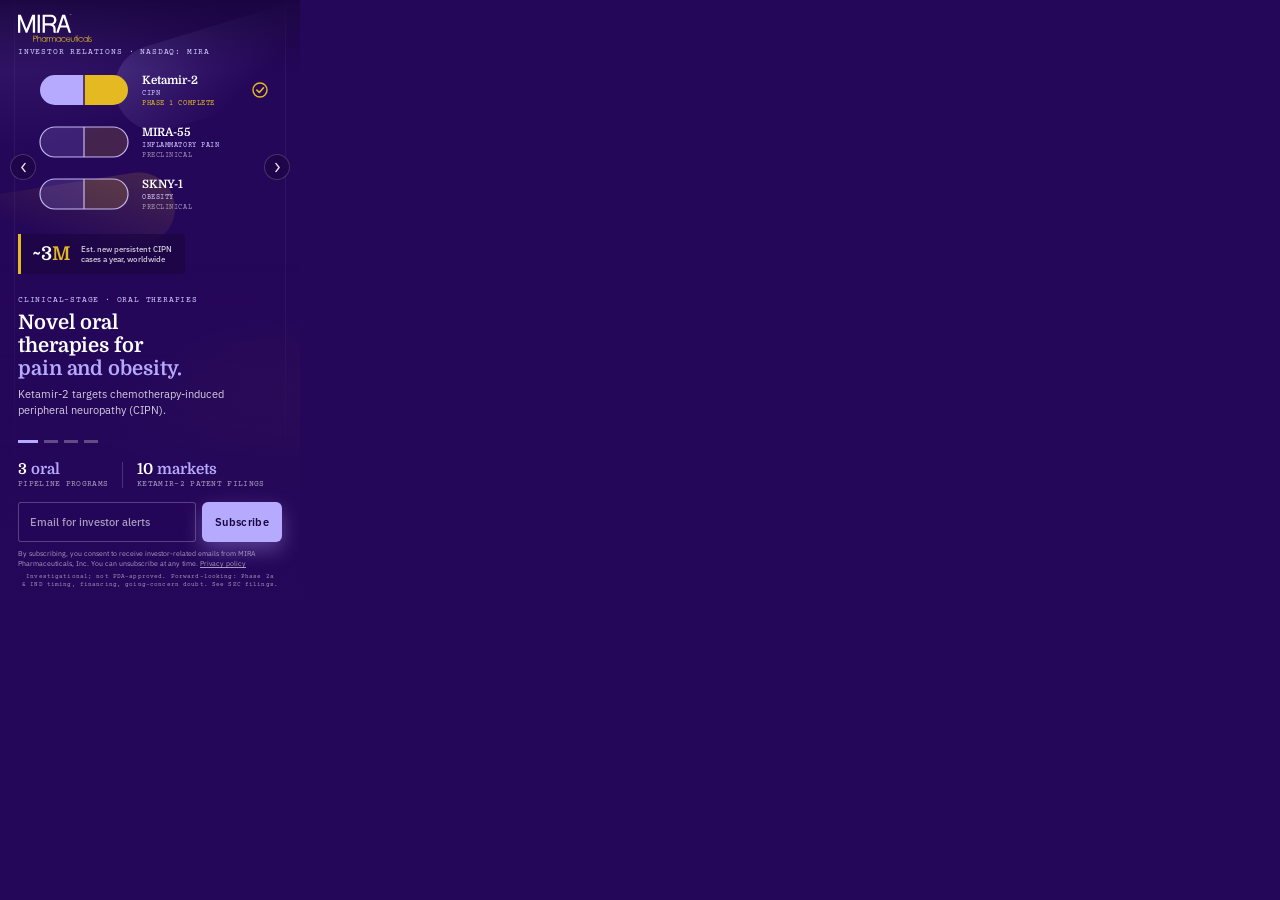
<file: concept-c-dashboard/index.html>
<!DOCTYPE html>
<html lang="en">
<head>
<meta name="robots" content="noindex,nofollow">
<meta charset="UTF-8">
<meta name="ad.size" content="width=300,height=600">
<meta http-equiv="X-UA-Compatible" content="IE=Edge">
<meta name="viewport" content="width=300,initial-scale=1">
<link rel="icon" href="data:,">
<title>MIRA Pharmaceuticals, Inc. — Investor Alerts</title>
<link rel="preconnect" href="https://fonts.googleapis.com">
<link rel="preconnect" href="https://fonts.gstatic.com" crossorigin>
<link href="https://fonts.googleapis.com/css2?family=Domine:wght@600;700&family=IBM+Plex+Sans:wght@400;500;600&family=Courier+Prime:wght@400;700&display=swap" rel="stylesheet">
<link rel="stylesheet" href="style.css">
</head>
<body>
<!-- GENERATED by build_concept_c.py from ../concept-a-photo/ (a-fingerprint: 7c7ded492449).
     Don't edit this file: edit Concept A and re-run the script. -->


<!--
  MIRA Pharmaceuticals, Inc. — IR display banner, 300x600 — Concept C (Concept A + email sign-up): Motif / Dark.
  Promotes: https://mira-ir-concept.pages.dev/
  The IR concept page has no photography, so A is motif-led: its signature two-tone
  capsule (lavender half, gold half, seam), redrawn as one diagram per slide on the
  deep-violet ground, under a floating stat chip, persistent logo/ticker chrome, stat
  row + CTA + forward-looking-statements line. Concept C is generated from this file
  (scripts/build_concept_c.py), so re-run that after every edit here.
  Every slide's copy and stat comes from the project fact sheet (.tmp/facts.md).
  Generated by .tmp/gen_a.py (capsule geometry lives there).
-->

<div id="banner" aria-label="MIRA Pharmaceuticals, Inc. investor relations advertisement with investor email alerts sign-up">

  <!-- Shared gradients for the soft capsule shapes behind each diagram (the IR hero's drifting pills) -->
  <svg width="0" height="0" style="position:absolute" aria-hidden="true" focusable="false">
    <defs>
      <linearGradient id="gp-a" x1="0" y1="0" x2="1" y2="0.6"><stop offset="0" style="stop-color:var(--accent);stop-opacity:0.2"/><stop offset="0.75" style="stop-color:var(--accent);stop-opacity:0"/></linearGradient>
      <linearGradient id="gp-b" x1="1" y1="0" x2="0" y2="0.6"><stop offset="0" style="stop-color:var(--gold);stop-opacity:0.18"/><stop offset="0.75" style="stop-color:var(--gold);stop-opacity:0"/></linearGradient>
    </defs>
  </svg>

  <div id="slides">

    <!-- Slide 1 — Overview + burden: three programs as capsules (one lit = clinical, two dim = preclinical). Facts: [PR 06-17] ~3M new persistent CIPN cases/yr (estimate); [PR 09-17] Ketamir-2 is for chemotherapy-induced peripheral neuropathy (CIPN); 1 clinical + 2 preclinical -->
    <section class="slide" data-index="0">
      <div class="slide-bg motif" role="img" aria-label="Three capsules stacked: Ketamir-2 lit for its completed Phase 1, MIRA-55 and SKNY-1 dim as preclinical programs">
        <svg viewBox="0 0 300 600" preserveAspectRatio="xMidYMin slice" aria-hidden="true">
          <path fill="url(#gp-a)" transform="translate(236 72) rotate(-17)" d="M-82 -43H82A43 43 0 0 1 82 43H-82A43 43 0 0 1 -82 -43Z"/>
          <path fill="url(#gp-b)" transform="translate(66 228) rotate(-9)" d="M-74 -36H74A36 36 0 0 1 74 36H-74A36 36 0 0 1 -74 -36Z"/>
          <g transform="translate(84 98)"><path class="m-a" d="M-29 -15H0V15H-29A15 15 0 0 1 -29 -15Z"/><path class="m-b" d="M0 -15H29A15 15 0 0 1 29 15H0Z"/><path class="m-seam" d="M0 -15V15"/></g>
          <text class="m-name" x="142" y="92">Ketamir-2</text>
          <text class="m-label" x="142" y="103">CIPN</text>
          <text class="m-label gold" x="142" y="113">PHASE 1 COMPLETE</text>
          <circle class="m-ring-g" cx="260" cy="98" r="7"/><path class="m-check" d="M256.85 98.14L259.3 100.52L263.5 95.76"/>
          <g transform="translate(84 150)"><path class="mo-a" d="M-29 -15H0V15H-29A15 15 0 0 1 -29 -15Z"/><path class="mo-b" d="M0 -15H29A15 15 0 0 1 29 15H0Z"/><path class="mo-line" d="M-29 -15H29A15 15 0 0 1 29 15H-29A15 15 0 0 1 -29 -15Z M0 -15V15"/></g>
          <text class="m-name" x="142" y="144">MIRA-55</text>
          <text class="m-label" x="142" y="155">INFLAMMATORY PAIN</text>
          <text class="m-label dim" x="142" y="165">PRECLINICAL</text>
          <g transform="translate(84 202)"><path class="mo-a" d="M-29 -15H0V15H-29A15 15 0 0 1 -29 -15Z"/><path class="mo-b" d="M0 -15H29A15 15 0 0 1 29 15H0Z"/><path class="mo-line" d="M-29 -15H29A15 15 0 0 1 29 15H-29A15 15 0 0 1 -29 -15Z M0 -15V15"/></g>
          <text class="m-name" x="142" y="196">SKNY-1</text>
          <text class="m-label" x="142" y="207">OBESITY</text>
          <text class="m-label dim" x="142" y="217">PRECLINICAL</text>
        </svg>
      </div>
      <div class="slide-scrim-top"></div>
      <div class="slide-scrim-bottom"></div>
      <div class="slide-copy">
        <div class="mid-chip">
          <span class="chip-num">~3<em>M</em></span>
          <span class="chip-label">Est. new persistent CIPN<br>cases a year, worldwide</span>
        </div>
        <div class="copy-bottom">
          <div class="kicker">Clinical-stage · Oral therapies</div>
          <h1>Novel oral<br>therapies for<br><em>pain&nbsp;and&nbsp;obesity.</em></h1>
          <p><span class="nw">Ketamir-2</span> targets <span class="nw">chemotherapy-induced</span> peripheral neuropathy (CIPN).</p>
        </div>
      </div>
    </section>
    <!-- Slide 2 — Proof: Ketamir-2 Phase 1, seven ascending-dose cohorts. Facts: [PR 05-14] seven cohorts, randomized double-blind placebo-controlled SAD/MAD, no SAEs or dose-limiting toxicities reported (no head-count: the company's own sources say 56 and 57) -->
    <section class="slide" data-index="1">
      <div class="slide-bg motif" role="img" aria-label="Seven capsules of rising size for the seven ascending-dose cohorts of the completed Phase 1 study">
        <svg viewBox="0 0 300 600" preserveAspectRatio="xMidYMin slice" aria-hidden="true">
          <path fill="url(#gp-a)" transform="translate(196 128) rotate(-22)" d="M-90 -45H90A45 45 0 0 1 90 45H-90A45 45 0 0 1 -90 -45Z"/>
          <path class="m-base" d="M22 216H278"/>
          <g transform="translate(40 201) rotate(-90)" opacity="0.58"><path class="m-a" d="M-4 -10H0V10H-4A10 10 0 0 1 -4 -10Z"/><path class="m-b" d="M0 -10H4A10 10 0 0 1 4 10H0Z"/><path class="m-seam" d="M0 -10V10"/></g>
          <g transform="translate(74 194) rotate(-90)" opacity="0.65"><path class="m-a" d="M-11 -10H0V10H-11A10 10 0 0 1 -11 -10Z"/><path class="m-b" d="M0 -10H11A10 10 0 0 1 11 10H0Z"/><path class="m-seam" d="M0 -10V10"/></g>
          <g transform="translate(108 187) rotate(-90)" opacity="0.72"><path class="m-a" d="M-18 -10H0V10H-18A10 10 0 0 1 -18 -10Z"/><path class="m-b" d="M0 -10H18A10 10 0 0 1 18 10H0Z"/><path class="m-seam" d="M0 -10V10"/></g>
          <g transform="translate(142 180) rotate(-90)" opacity="0.79"><path class="m-a" d="M-25 -10H0V10H-25A10 10 0 0 1 -25 -10Z"/><path class="m-b" d="M0 -10H25A10 10 0 0 1 25 10H0Z"/><path class="m-seam" d="M0 -10V10"/></g>
          <g transform="translate(176 173) rotate(-90)" opacity="0.86"><path class="m-a" d="M-32 -10H0V10H-32A10 10 0 0 1 -32 -10Z"/><path class="m-b" d="M0 -10H32A10 10 0 0 1 32 10H0Z"/><path class="m-seam" d="M0 -10V10"/></g>
          <g transform="translate(210 166) rotate(-90)" opacity="0.93"><path class="m-a" d="M-39 -10H0V10H-39A10 10 0 0 1 -39 -10Z"/><path class="m-b" d="M0 -10H39A10 10 0 0 1 39 10H0Z"/><path class="m-seam" d="M0 -10V10"/></g>
          <g transform="translate(244 159) rotate(-90)" opacity="1"><path class="m-a" d="M-46 -10H0V10H-46A10 10 0 0 1 -46 -10Z"/><path class="m-b" d="M0 -10H46A10 10 0 0 1 46 10H0Z"/><path class="m-seam" d="M0 -10V10"/></g>
          <circle class="m-ring-g" cx="50" cy="100" r="9"/><path class="m-check" d="M45.95 100.18L49.1 103.24L54.5 97.12"/>
          <text class="m-label strong" x="66" y="98">PHASE 1 COMPLETE</text>
          <text class="m-label" x="66" y="109">7 ASCENDING-DOSE COHORTS</text>
          <text class="m-label dim" x="22" y="229">LOWER DOSE</text>
          <text class="m-label dim" x="278" y="229" text-anchor="end">HIGHER DOSE</text>
        </svg>
      </div>
      <div class="slide-scrim-top"></div>
      <div class="slide-scrim-bottom"></div>
      <div class="slide-copy">
        <div class="mid-chip">
          <span class="chip-num">0<em>&nbsp;SAEs</em></span>
          <span class="chip-label">Serious adverse events<br>reported in Phase 1</span>
        </div>
        <div class="copy-bottom">
          <div class="kicker">Ketamir-2 · Investigational</div>
          <h1>Phase 1 complete.<br>No serious adverse<br><em>events&nbsp;reported.</em></h1>
          <p>Placebo-controlled study in healthy volunteers; no <span class="nw">dose-limiting</span> toxicities reported.</p>
        </div>
      </div>
    </section>
    <!-- Slide 3 — Platform: oral format, three targets. Facts: [PR 09-17] DEA determined all three are not classified as controlled substances; [HOME] mission 'validated biological targets'; [PR 09-17][HOME] targets NMDA (PCP site), CB2 (MIRA-55), CB1/CB2 + MAO-B (SKNY-1) -->
    <section class="slide" data-index="2">
      <div class="slide-bg motif" role="img" aria-label="One capsule feeding three target rings: NMDA for Ketamir-2, CB2 for MIRA-55, CB1/CB2 and MAO-B for SKNY-1">
        <svg viewBox="0 0 300 600" preserveAspectRatio="xMidYMin slice" aria-hidden="true">
          <path class="m-ghost" transform="translate(150 98) rotate(0)" d="M-79 -39H79A39 39 0 0 1 79 39H-79A39 39 0 0 1 -79 -39Z M0 -39V39"/>
          <text class="m-label strong" x="150" y="80" text-anchor="middle">ORAL SMALL MOLECULES</text>
          <g transform="translate(150 104)"><path class="m-a" d="M-27 -16H0V16H-27A16 16 0 0 1 -27 -16Z"/><path class="m-b" d="M0 -16H27A16 16 0 0 1 27 16H0Z"/><path class="m-seam" d="M0 -16V16"/></g>
          <path class="m-line m-dash" d="M138 121C112 136 70 134 56 154"/>
          <path class="m-line m-dash" d="M150 122V152"/>
          <path class="m-line m-dash" d="M162 121C188 136 230 134 244 154"/>
          <circle class="m-ghost" cx="56" cy="178" r="25"/>
          <circle class="m-ring" cx="56" cy="178" r="15"/>
          <circle class="m-core m-pulse" cx="56" cy="178" r="5"/>
          <text class="m-label strong" x="56" y="218" text-anchor="middle">NMDA</text>
          <text class="m-label dim" x="56" y="229" text-anchor="middle">KETAMIR-2</text>
          <circle class="m-ghost" cx="150" cy="178" r="25"/>
          <circle class="m-ring" cx="150" cy="178" r="15"/>
          <circle class="m-core m-pulse" cx="150" cy="178" r="5"/>
          <text class="m-label strong" x="150" y="218" text-anchor="middle">CB2</text>
          <text class="m-label dim" x="150" y="229" text-anchor="middle">MIRA-55</text>
          <circle class="m-ghost" cx="244" cy="178" r="25"/>
          <circle class="m-ring" cx="244" cy="178" r="15"/>
          <circle class="m-core m-pulse" cx="244" cy="178" r="5"/>
          <text class="m-label strong" x="244" y="218" text-anchor="middle">CB1/CB2 · MAO-B</text>
          <text class="m-label dim" x="244" y="229" text-anchor="middle">SKNY-1</text>
        </svg>
      </div>
      <div class="slide-scrim-top"></div>
      <div class="slide-scrim-bottom"></div>
      <div class="slide-copy">
        <div class="mid-chip">
          <span class="chip-num">3<em>/3</em></span>
          <span class="chip-label">Not classified as DEA<br>controlled substances</span>
        </div>
        <div class="copy-bottom">
          <div class="kicker">Validated biology · Oral</div>
          <h1>Validated targets,<br>redesigned as<br><em>oral&nbsp;therapies.</em></h1>
          <p>NMDA, CB2 and <span class="nw">CB1/MAO-B</span> approaches. Each program is investigational.</p>
        </div>
      </div>
    </section>
    <!-- Slide 4 — What's next (replaces financials: pre-revenue, going-concern doubt). Facts: [PR 09-17] IRB review, site initiation targeted 1Q 2027 subject to IRB/site activation; [PR 09-01] MIRA-55 IND submission targeted Q1 2027; SKNY-1 no date in any release -->
    <section class="slide" data-index="3">
      <div class="slide-bg motif" role="img" aria-label="A timeline rail: Ketamir-2 Phase 2a site initiation and the MIRA-55 IND submission are both targeted for 1Q 2027; SKNY-1 is advancing toward IND with no date">
        <svg viewBox="0 0 300 600" preserveAspectRatio="xMidYMin slice" aria-hidden="true">
          <path fill="url(#gp-a)" transform="translate(96 204) rotate(7)" d="M-78 -37H78A37 37 0 0 1 78 37H-78A37 37 0 0 1 -78 -37Z"/>
          <path class="m-rail" d="M26 146H210"/>
          <circle class="m-node" cx="26" cy="146" r="6"/>
          <text class="m-label dim" x="26" y="131">NOW</text>
          <g transform="translate(232 146)"><path class="m-a" d="M-12 -10H0V10H-12A10 10 0 0 1 -12 -10Z"/><path class="m-b" d="M0 -10H12A10 10 0 0 1 12 10H0Z"/><path class="m-seam" d="M0 -10V10"/></g>
          <text class="m-name" x="254" y="91" text-anchor="end">KETAMIR-2</text>
          <text class="m-label" x="254" y="102" text-anchor="end">PHASE 2A SITE INITIATION</text>
          <text class="m-name" x="254" y="117" text-anchor="end">MIRA-55</text>
          <text class="m-label" x="254" y="128" text-anchor="end">IND SUBMISSION</text>
          <text class="m-big" x="232" y="178" text-anchor="middle">1Q 2027</text>
          <text class="m-label dim" x="232" y="189" text-anchor="middle">TARGETS</text>
          <g transform="translate(62 206)" class="m-dashcap"><path class="mo-a" d="M-16 -10H0V10H-16A10 10 0 0 1 -16 -10Z"/><path class="mo-b" d="M0 -10H16A10 10 0 0 1 16 10H0Z"/><path class="mo-line" d="M-16 -10H16A10 10 0 0 1 16 10H-16A10 10 0 0 1 -16 -10Z M0 -10V10"/></g>
          <text class="m-name" x="98" y="204">SKNY-1</text>
          <text class="m-label" x="98" y="215">ADVANCING TOWARD IND</text>
        </svg>
      </div>
      <div class="slide-scrim-top"></div>
      <div class="slide-scrim-bottom"></div>
      <div class="slide-copy">
        <div class="mid-chip">
          <span class="chip-num">1Q<em>&nbsp;2027</em></span>
          <span class="chip-label">Phase 2a site-initiation<br>target, Ketamir-2</span>
        </div>
        <div class="copy-bottom">
          <div class="kicker">What's next · Targets</div>
          <h1>Phase 2a in CIPN<br>is the next<br><em>clinical&nbsp;step.</em></h1>
          <p>Protocol is at IRB review after FDA feedback. <span class="nw">MIRA-55</span> IND targeted Q1&nbsp;2027.</p>
        </div>
      </div>
    </section>

  </div>

  <!-- Persistent chrome — sits above the rotating slides -->
  <header id="top-bar" class="reveal" data-delay="0">
    <div id="logo"><img src="assets/logo-white.svg" alt="MIRA Pharmaceuticals" width="74" height="28"></div>
    <div id="eyebrow">INVESTOR&nbsp;RELATIONS&nbsp;·&nbsp;NASDAQ:&nbsp;MIRA</div>
  </header>

  <button type="button" class="nav-arrow" id="arrow-prev" aria-label="Previous slide">
    <svg viewBox="0 0 16 16"><path d="M10 3 6 8l4 5" stroke="currentColor" stroke-width="1.7" fill="none" stroke-linecap="round" stroke-linejoin="round"/></svg>
  </button>
  <button type="button" class="nav-arrow" id="arrow-next" aria-label="Next slide">
    <svg viewBox="0 0 16 16"><path d="M6 3l4 5-4 5" stroke="currentColor" stroke-width="1.7" fill="none" stroke-linecap="round" stroke-linejoin="round"/></svg>
  </button>

  <div id="bottom-fixed" class="reveal" data-delay="4">
    <div id="dots" role="tablist" aria-label="Slide selector">
      <button class="dot active" data-index="0" aria-label="Slide 1: Overview"></button>
      <button class="dot" data-index="1" aria-label="Slide 2: Phase 1 proof"></button>
      <button class="dot" data-index="2" aria-label="Slide 3: Platform"></button>
      <button class="dot" data-index="3" aria-label="Slide 4: What's next"></button>
    </div>

    <div id="stat-row">
      <div class="stat">
        <span class="stat-num">3<em>&nbsp;oral</em></span>
        <span class="stat-label">Pipeline programs</span>
      </div>
      <div class="stat-div"></div>
      <div class="stat">
        <span class="stat-num">10<em>&nbsp;markets</em></span>
        <span class="stat-label">Ketamir-2 patent filings</span>
      </div>
    </div>

    <!-- In-banner mailing-list sign-up, in the slot A uses for its CTA.
         Submits to SIGNUP_ENDPOINT in script.js; the error message swaps
         in for the consent line and the success state swaps in over the
         input row, so nothing shifts. -->
    <form id="signup" novalidate>
      <label class="sr-only" for="signup-email">Email address for MIRA investor alerts</label>
      <div id="signup-row">
        <input type="email" id="signup-email" name="email" placeholder="Email for investor alerts" autocomplete="email" inputmode="email" spellcheck="false" required>
        <button type="submit" id="signup-btn">Subscribe</button>
        <div id="signup-done" aria-hidden="true">
          <svg viewBox="0 0 16 16" aria-hidden="true"><path d="M3.5 8.5 6.5 11.5 12.5 4.5" stroke="currentColor" stroke-width="1.8" fill="none" stroke-linecap="round" stroke-linejoin="round"/></svg>
          <span id="signup-done-text">You're subscribed. Watch your inbox.</span>
        </div>
      </div>
      <p id="signup-consent">By subscribing, you consent to receive investor-related emails from MIRA Pharmaceuticals, Inc. You can unsubscribe at any time. <a href="https://mirapharmaceuticals.com/privacy-policy/" target="_blank" rel="noopener">Privacy policy</a></p>
      <p id="signup-msg" role="status" aria-live="polite"></p>
      <p id="fls-line">Investigational; not FDA-approved. Forward-looking: Phase 2a &amp; IND timing, financing, going-concern doubt. See SEC filings.</p>
    </form>
  </div>

  <!-- Standard HTML5-ad click-tag plumbing -->
  <div id="click-tag-wrapper"></div>
</div>

<script src="script.js"></script>
</body>
</html>
</file>
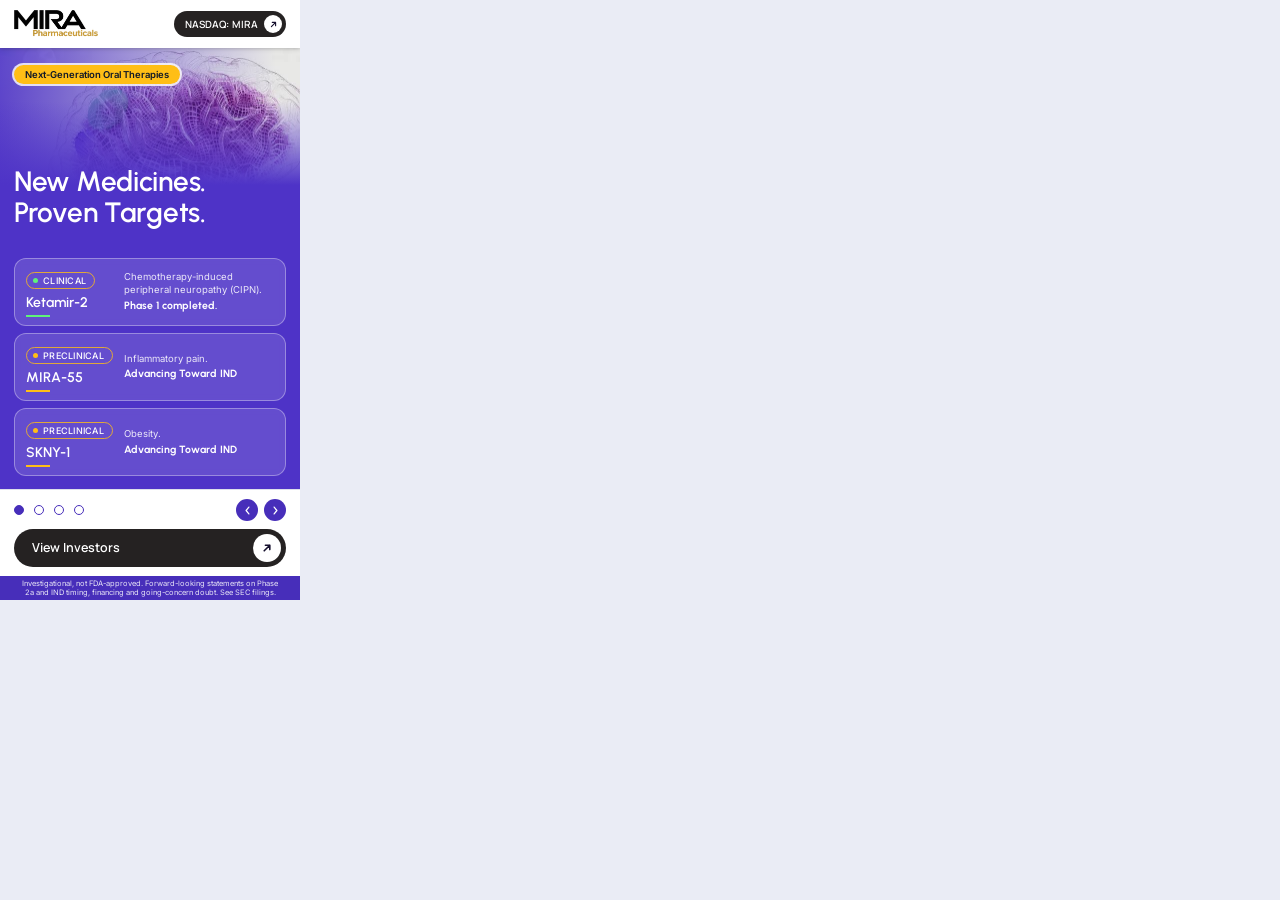
<file: concept-d-corporate/index.html>
<!DOCTYPE html>
<html lang="en">
<head>
<meta name="robots" content="noindex,nofollow">
<meta charset="UTF-8">
<meta name="ad.size" content="width=300,height=600">
<meta http-equiv="X-UA-Compatible" content="IE=Edge">
<meta name="viewport" content="width=300,initial-scale=1">
<link rel="icon" href="data:,">
<title>MIRA Pharmaceuticals, Inc. — Investor Relations</title>
<link rel="preconnect" href="https://fonts.googleapis.com">
<link rel="preconnect" href="https://fonts.gstatic.com" crossorigin>
<link href="https://fonts.googleapis.com/css2?family=Urbanist:wght@500;600;700&amp;family=Inter:wght@400;500;600&amp;family=Manrope:wght@600;700&amp;display=swap" rel="stylesheet">
<link rel="stylesheet" href="style.css">
</head>
<body>

<!--
  MIRA Pharmaceuticals, Inc. — IR display banner, 300x600 — Concept D: Corporate site / brand-native.
  Promotes: https://mira-ir-concept.pages.dev/
  Styled from the company's own CORPORATE website (https://mirapharmaceuticals.com/), not the IR
  landing page that Concepts A-C are built from: its white header bar and logo, Urbanist / Inter
  type, violet and gold palette, gold pill badges, rounded cards, chevron pipeline tracker and
  dark pill buttons. "Homepage in miniature": each slide is one module of the corporate site,
  alternating purple and light grounds:
    1 homepage hero + program cards -> 2 CIPN problem split -> 3 numbered cards on the purple band
    -> 4 pipeline tracker.
  Module classes (m-hero / m-prob / m-band / m-pipe) and the shared parts (d-badge, d-ico) live in
  style.css; every colour is a :root token read from the site's theme CSS. Photos and artwork are
  the site's own illustrations, cropped into assets/. Every claim comes from the project fact
  sheet (.tmp/facts.md), never from the site's evergreen copy.
-->

<div id="banner" aria-label="MIRA Pharmaceuticals, Inc. investor relations advertisement">

  <div id="slides">

    <!-- Slide 1 — Overview -->
    <section class="slide m-hero" data-index="0">
      <!-- Module: corporate homepage hero (purple overlay over the 3D brain render, gold pill badge, white
           Urbanist title, three glass program cards: status pill, name with underline, descriptor, status).
           Facts: [HOME] tagline and card copy verbatim; [PR 05-14][PR 09-17] Ketamir-2 Phase 1 completed;
           [PR 09-01][PR 08-06] MIRA-55 and SKNY-1 preclinical, advancing toward IND. -->
      <img class="hero-photo" src="assets/slide-1.jpg" alt="Wireframe render of a human brain" width="600" height="483">
      <div class="hero-copy">
        <span class="d-badge">Next-Generation Oral Therapies</span>
        <h2>New Medicines. Proven&nbsp;Targets.</h2>
      </div>
      <div class="hero-cards">
        <article class="p-card">
          <div class="p-id">
            <span class="p-pill"><i class="p-dot ok"></i>Clinical</span>
            <h3 class="ok">Ketamir-2</h3>
          </div>
          <div class="p-info">
            <p class="p-desc">Chemotherapy-induced peripheral neuropathy (CIPN).</p>
            <p class="p-stat">Phase 1 completed.</p>
          </div>
        </article>
        <article class="p-card">
          <div class="p-id">
            <span class="p-pill"><i class="p-dot"></i>Preclinical</span>
            <h3>MIRA-55</h3>
          </div>
          <div class="p-info">
            <p class="p-desc">Inflammatory pain.</p>
            <p class="p-stat">Advancing Toward IND</p>
          </div>
        </article>
        <article class="p-card">
          <div class="p-id">
            <span class="p-pill"><i class="p-dot"></i>Preclinical</span>
            <h3>SKNY-1</h3>
          </div>
          <div class="p-info">
            <p class="p-desc">Obesity.</p>
            <p class="p-stat">Advancing Toward IND</p>
          </div>
        </article>
      </div>
    </section>

    <!-- Slide 2 — Burden -->
    <section class="slide m-prob" data-index="1">
      <!-- Module: corporate homepage "CIPN Can Outlast The Cancer Treatment" split (.module with gold badge,
           slate Urbanist heading, lavender info box with white icon tile, nerve-network artwork whose empty
           circle carries the "Cases Worldwide" counter).
           Facts: [HOME] heading and lede verbatim; [PR 09-17] no FDA-approved therapy specifically indicated for
           CIPN; [PR 06-17] ~3 million new persistent cases estimated annually worldwide. -->
      <div class="prob-card">
        <span class="d-badge">Ketamir-2</span>
        <h2>CIPN Can Outlast The Cancer Treatment</h2>
        <p class="lede">CIPN is nerve damage caused by the very cancer treatments meant to save&nbsp;lives.</p>
        <div class="info">
          <span class="d-ico"><svg viewBox="0 0 24 24" aria-hidden="true"><circle cx="12" cy="12" r="9"/><path d="M12 11v5.2M12 7.9h.01"/></svg></span>
          <p>No FDA-approved therapy is specifically indicated for CIPN.</p>
        </div>
        <figure class="cases">
          <img src="assets/cases.webp" alt="Illustration of a nerve cell network" width="554" height="373">
          <div class="count"><b>~3M</b><span>Cases<br>Worldwide</span></div>
          <figcaption>Estimated new persistent CIPN cases per year.</figcaption>
        </figure>
      </div>
    </section>

    <!-- Slide 3 — Proof -->
    <section class="slide m-band" data-index="2">
      <!-- Module: corporate Ketamir-2 page "Phase 1 Demonstrated Favorable Safety, Tolerability &amp;
           Pharmacokinetics" numbered cards (dark icon tile, Urbanist title, outlined ghost numeral), set on the
           site's purple pipeline-band gradient.
           Facts: [PR 05-14] randomized, double-blind, placebo-controlled SAD/MAD, seven cohorts, healthy
           volunteers; no serious adverse events or dose-limiting toxicities, events predominantly mild;
           rapid oral absorption, dose-proportional Cmax, no major PK differences Day 1 vs Day 5. -->
      <div class="band-head">
        <span class="d-badge">Phase 1 Completed</span>
        <h2>Phase 1 Demonstrated Favorable Safety &amp; Tolerability</h2>
      </div>
      <div class="num-cards">
        <article class="num-card" data-n="1">
          <span class="d-ico dark"><svg viewBox="0 0 24 24" aria-hidden="true"><circle cx="9" cy="8" r="3.2"/><path d="M3.5 19c0-3.2 2.5-5.2 5.5-5.2s5.5 2 5.5 5.2"/><circle cx="17" cy="9" r="2.4"/><path d="M16 14.2c2.8-.2 4.8 1.6 4.8 4.3"/></svg></span>
          <div><h3>Study Design</h3><p>Randomized, double-blind, placebo-controlled study in healthy volunteers across seven&nbsp;cohorts.</p></div>
        </article>
        <article class="num-card" data-n="2">
          <span class="d-ico dark"><svg viewBox="0 0 24 24" aria-hidden="true"><path d="M12 3l7 3v5.5c0 4.3-2.8 7.6-7 9.5-4.2-1.9-7-5.2-7-9.5V6l7-3z"/><path d="M8.8 12.2l2.2 2.2 4.2-4.4"/></svg></span>
          <div><h3>Favorable Safety Profile</h3><p>No serious adverse events or <span class="nw">dose-limiting</span> toxicities reported. Adverse events were predominantly&nbsp;mild.</p></div>
        </article>
        <article class="num-card" data-n="3">
          <span class="d-ico dark"><svg viewBox="0 0 24 24" aria-hidden="true"><path d="M4 4v15.5h16"/><path d="M7.5 15l4-4.5 3 3L19 8"/></svg></span>
          <div><h3>Predictable Pharmacokinetics</h3><p>Rapid oral absorption and dose-proportional Cmax, with consistent exposure across repeated&nbsp;dosing.</p></div>
        </article>
      </div>
    </section>

    <!-- Slide 4 — What's next -->
    <section class="slide m-pipe" data-index="3">
      <!-- Module: corporate pipeline page "Development Pipeline" tracker (gold badge, white cards, chevron
           stage bars: filled = completed stage, lavender = current/next, grey = later; gold-barred note;
           asterisked target footnote).
           Facts: [PR 09-17] Ketamir-2 Phase 1 completed, Phase 2a protocol at IRB review, site initiation targeted
           1Q 2027; [PR 09-01] MIRA-55 IND submission targeted Q1 2027; [PR 08-06] SKNY-1 advancing toward IND,
           no date in any release. -->
      <span class="d-badge">Development Pipeline</span>
      <h2>Advancing Three Programs With One&nbsp;Strategy</h2>
      <div class="legend"><span>Discovery</span><span>Phase 3</span></div>
      <article class="trk">
        <div class="trk-top"><h3>Ketamir-2</h3><span>CIPN</span></div>
        <div class="bar" aria-label="Discovery, IND-enabling, IND cleared and Phase 1 completed; Phase 2 next"><i class="done"></i><i class="done"></i><i class="done"></i><i class="done"></i><i class="now"></i><i></i></div>
        <p class="trk-note">Phase 1 completed. Phase 2a site initiation targeted for <span class="nw">1Q 2027.*</span></p>
      </article>
      <article class="trk">
        <div class="trk-top"><h3>MIRA-55</h3><span>Inflammatory pain</span></div>
        <div class="bar" aria-label="Discovery completed; IND-enabling in progress"><i class="done"></i><i class="now"></i><i></i><i></i><i></i><i></i></div>
        <p class="trk-note">IND submission targeted for <span class="nw">Q1 2027.*</span></p>
      </article>
      <article class="trk">
        <div class="trk-top"><h3>SKNY-1</h3><span>Obesity</span></div>
        <div class="bar" aria-label="Discovery completed; IND-enabling in progress"><i class="done"></i><i class="now"></i><i></i><i></i><i></i><i></i></div>
        <p class="trk-note">Advancing toward IND.</p>
      </article>
      <p class="foot-note">*Forward-looking targets, subject to IRB review, site activation, IND-enabling work and other customary requirements.</p>
    </section>

  </div>

  <!-- Persistent chrome — the corporate site's header, never rotates -->
  <header id="top-bar" class="reveal" data-delay="0">
    <img id="logo" src="assets/logo.png" alt="MIRA Pharmaceuticals" width="84" height="28">
    <span id="ticker">NASDAQ:&nbsp;MIRA<i><svg viewBox="0 0 12 12" aria-hidden="true"><path d="M3.2 8.8L8.8 3.2M4.4 3.2h4.4v4.4"/></svg></i></span>
  </header>

  <!-- Slider controls: round buttons, like the site's slider controls -->
  <button type="button" class="nav-arrow" id="arrow-prev" aria-label="Previous slide">
    <svg viewBox="0 0 16 16" aria-hidden="true"><path d="M10 3 6 8l4 5" stroke="currentColor" stroke-width="1.8" fill="none" stroke-linecap="round" stroke-linejoin="round"/></svg>
  </button>
  <button type="button" class="nav-arrow" id="arrow-next" aria-label="Next slide">
    <svg viewBox="0 0 16 16" aria-hidden="true"><path d="M6 3l4 5-4 5" stroke="currentColor" stroke-width="1.8" fill="none" stroke-linecap="round" stroke-linejoin="round"/></svg>
  </button>

  <div id="bottom-fixed" class="reveal" data-delay="4">
    <div id="dots" role="tablist" aria-label="Slide selector">
      <button class="dot active" data-index="0" aria-label="Slide 1: Overview"></button>
      <button class="dot" data-index="1" aria-label="Slide 2: CIPN burden"></button>
      <button class="dot" data-index="2" aria-label="Slide 3: Phase 1 results"></button>
      <button class="dot" data-index="3" aria-label="Slide 4: Development pipeline"></button>
    </div>

    <!-- The corporate site's dark pill button: label, then a white circle with the arrow icon -->
    <a href="#" id="cta">
      <span>View Investors</span>
      <i class="ic"><svg id="cta-arrow" viewBox="0 0 12 12" aria-hidden="true"><path d="M3.2 8.8L8.8 3.2M4.4 3.2h4.4v4.4"/></svg></i>
    </a>

    <!-- The corporate site's footer strip, carrying the required forward-looking-statements line -->
    <p id="fls">Investigational, not FDA-approved. Forward-looking statements on Phase 2a and IND timing, financing and going-concern doubt. See SEC filings.</p>
  </div>

  <!-- Standard HTML5-ad click-tag plumbing -->
  <div id="click-tag-wrapper"></div>
</div>

<script src="script.js"></script>
</body>
</html>
</file>
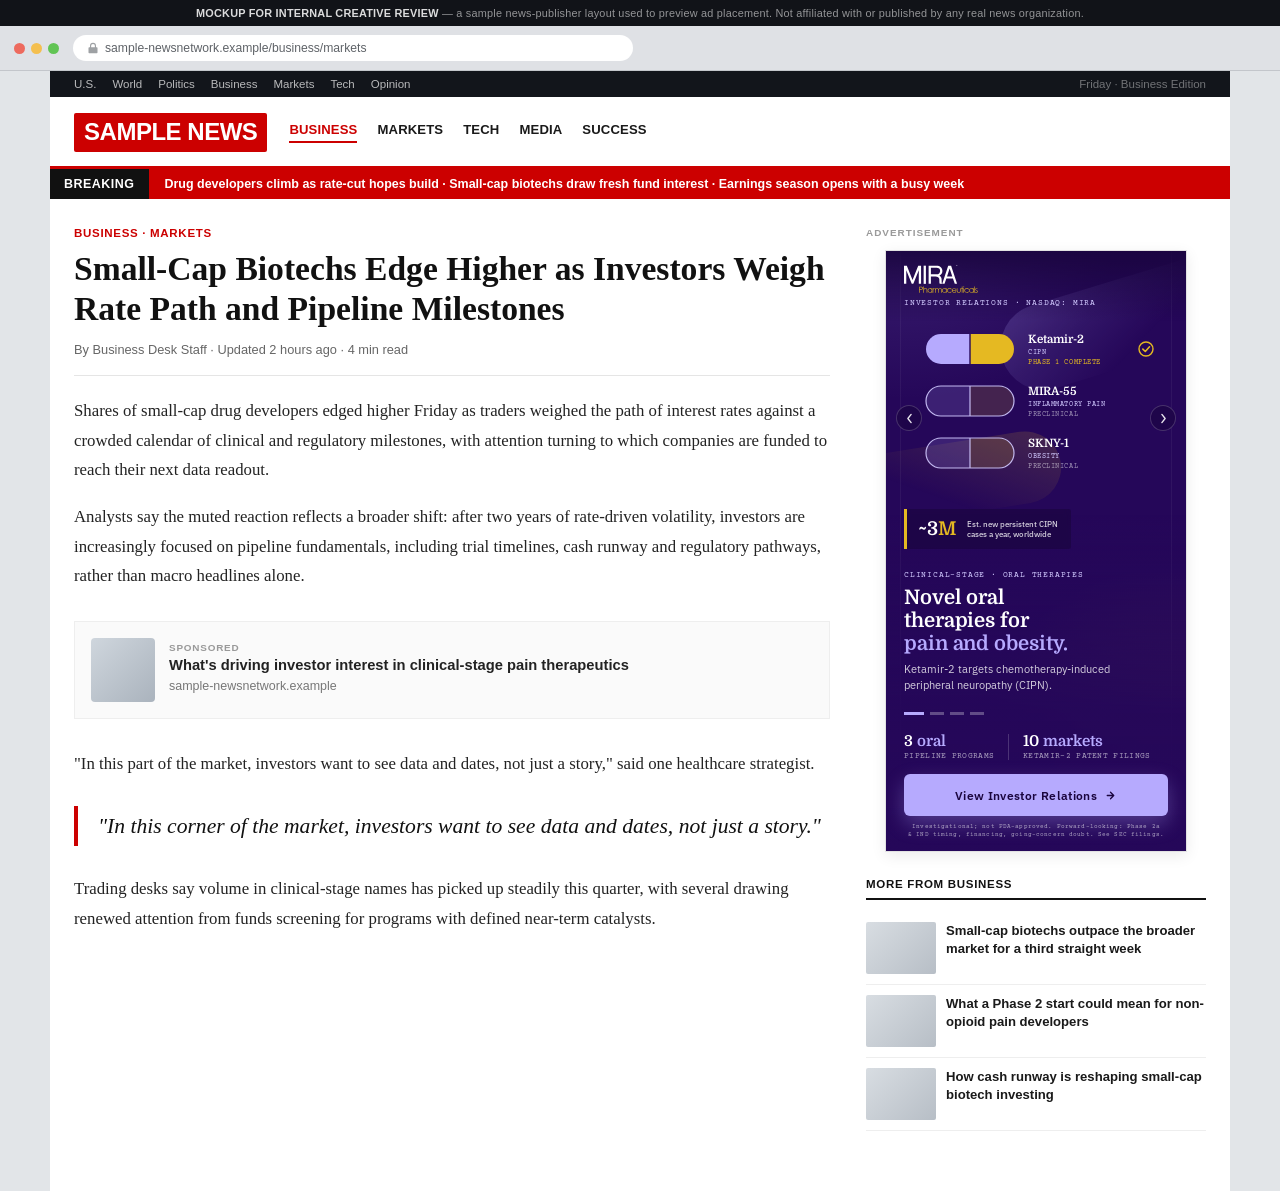
<file: context-preview/news.html>
<!DOCTYPE html>
<html lang="en">
<head>
<meta name="robots" content="noindex,nofollow">
<meta charset="UTF-8">
<meta name="viewport" content="width=device-width,initial-scale=1">
<title>In-Context Preview — Sample News Publisher Page</title>
<link rel="icon" href="data:,">
<style>
  * { margin:0; padding:0; box-sizing:border-box; }
  html, body { background:#e2e5e8; font-family:Helvetica, Arial, sans-serif; }

  /* ---- disclaimer strip ---- */
  #disclaimer {
    background:#111318;
    color:rgba(255,255,255,0.55);
    font-size:0.68rem;
    letter-spacing:0.02em;
    text-align:center;
    padding:7px 12px;
  }
  #disclaimer strong { color:rgba(255,255,255,0.85); }

  /* ---- fake browser chrome ---- */
  #browser-chrome {
    background:#dfe1e5;
    border-bottom:1px solid #c3c6cb;
    padding:9px 14px;
    display:flex;
    align-items:center;
    gap:14px;
  }
  #traffic-lights { display:flex; gap:6px; flex:0 0 auto; }
  #traffic-lights span { width:11px; height:11px; border-radius:50%; display:inline-block; }
  #traffic-lights span:nth-child(1){ background:#ed6a5e; }
  #traffic-lights span:nth-child(2){ background:#f4bf4f; }
  #traffic-lights span:nth-child(3){ background:#61c454; }
  #url-bar {
    flex:1 1 auto;
    background:#fff;
    border-radius:14px;
    padding:6px 14px;
    font-size:0.76rem;
    color:#5f6368;
    display:flex;
    align-items:center;
    gap:6px;
    max-width:560px;
  }
  #url-bar svg { flex:0 0 auto; opacity:0.6; }

  /* ---- site wrapper ---- */
  #site { background:#fff; max-width:1180px; margin:0 auto; }

  /* utility nav */
  #utility-nav {
    background:#12151b;
    color:rgba(255,255,255,0.7);
    font-size:0.72rem;
    display:flex;
    align-items:center;
    justify-content:space-between;
    padding:7px 24px;
  }
  #utility-nav .links { display:flex; gap:16px; }
  #utility-nav .links span:hover { color:#fff; }
  #utility-nav .meta { color:rgba(255,255,255,0.4); }

  /* masthead */
  #masthead {
    display:flex;
    align-items:center;
    gap:22px;
    padding:16px 24px 14px;
    border-bottom:3px solid #cc0000;
  }
  #logo {
    background:#cc0000;
    color:#fff;
    font-weight:900;
    font-size:1.5rem;
    letter-spacing:-0.02em;
    padding:5px 10px 6px;
    border-radius:2px;
    font-family:Arial, Helvetica, sans-serif;
  }
  #masthead nav { display:flex; gap:20px; flex:1; }
  #masthead nav span {
    font-size:0.82rem;
    font-weight:700;
    color:#1a1a1a;
    text-transform:uppercase;
    letter-spacing:0.01em;
    cursor:default;
  }
  #masthead nav span.active { color:#cc0000; border-bottom:2px solid #cc0000; padding-bottom:4px; }

  /* breaking ticker */
  #ticker {
    background:#cc0000;
    color:#fff;
    display:flex;
    align-items:center;
    font-size:0.78rem;
    font-weight:600;
    overflow:hidden;
    white-space:nowrap;
  }
  #ticker .badge {
    background:#111;
    padding:8px 14px;
    font-weight:900;
    letter-spacing:0.04em;
    flex:0 0 auto;
  }
  #ticker .feed { padding:8px 16px; }

  /* content grid */
  #content {
    display:grid;
    grid-template-columns:1fr 340px;
    gap:36px;
    padding:28px 24px 60px;
  }

  article .eyebrow {
    color:#cc0000;
    font-size:0.72rem;
    font-weight:800;
    letter-spacing:0.06em;
    text-transform:uppercase;
    margin-bottom:10px;
  }
  article h1 {
    font-family:Georgia, 'Times New Roman', serif;
    font-size:2.1rem;
    line-height:1.18;
    color:#111;
    margin-bottom:14px;
  }
  article .byline {
    font-size:0.8rem;
    color:#666;
    margin-bottom:20px;
    padding-bottom:18px;
    border-bottom:1px solid #e5e5e5;
  }
  article p {
    font-family:Georgia, 'Times New Roman', serif;
    font-size:1.05rem;
    line-height:1.75;
    color:#232323;
    margin-bottom:18px;
  }
  article .pull-quote {
    font-family:Georgia, 'Times New Roman', serif;
    font-style:italic;
    font-size:1.35rem;
    line-height:1.5;
    color:#111;
    border-left:4px solid #cc0000;
    padding:4px 0 4px 20px;
    margin:28px 0;
  }
  .native-slot {
    margin:30px 0;
    border:1px solid #eee;
    background:#fafafa;
    padding:16px;
    display:flex;
    gap:14px;
    align-items:center;
  }
  .native-slot .swatch { width:64px; height:64px; border-radius:4px; background:linear-gradient(135deg,#cfd6dd,#aab3bd); flex:0 0 auto; }
  .native-slot .txt .tag { font-size:0.62rem; font-weight:800; letter-spacing:0.08em; color:#999; text-transform:uppercase; margin-bottom:4px; }
  .native-slot .txt h4 { font-size:0.92rem; color:#222; margin-bottom:3px; }
  .native-slot .txt p { font-size:0.78rem; color:#777; margin:0; font-family:Helvetica, Arial, sans-serif; }

  /* right rail */
  aside { display:flex; flex-direction:column; align-items:center; gap:10px; }
  aside .sponsor-label {
    align-self:flex-start;
    font-size:0.62rem;
    font-weight:800;
    letter-spacing:0.1em;
    text-transform:uppercase;
    color:#9a9a9a;
    margin-bottom:2px;
  }
  #ad-slot {
    width:302px;    /* 300 + the 1px border each side (border-box), so the 300x600 banner isn't clipped */
    height:602px;
    border:1px solid #e2e2e2;
    box-shadow:0 4px 14px rgba(0,0,0,0.08);
    overflow:hidden;
    background:#000;
  }
  #ad-slot iframe { width:300px; height:600px; border:0; display:block; }

  .rail-more {
    align-self:stretch;
    margin-top:16px;
  }
  .rail-more .heading {
    font-size:0.72rem;
    font-weight:800;
    letter-spacing:0.06em;
    text-transform:uppercase;
    color:#111;
    border-bottom:2px solid #111;
    padding-bottom:8px;
    margin-bottom:12px;
  }
  .rail-item {
    display:flex;
    gap:10px;
    padding:10px 0;
    border-bottom:1px solid #eee;
  }
  .rail-item .thumb { width:70px; height:52px; border-radius:2px; background:linear-gradient(135deg,#d8dde2,#b7bec6); flex:0 0 auto; }
  .rail-item p { font-family:Helvetica, Arial, sans-serif; font-size:0.82rem; line-height:1.35; color:#1a1a1a; font-weight:600; }

  @media (max-width:900px) {
    #content { grid-template-columns:1fr; }
    aside { align-items:stretch; }
    #ad-slot { margin:0 auto; }
  }
</style>
</head>
<body>

<div id="disclaimer">
  <strong>MOCKUP FOR INTERNAL CREATIVE REVIEW</strong> — a sample news-publisher layout used to preview ad placement. Not affiliated with or published by any real news organization.
</div>

<div id="browser-chrome">
  <div id="traffic-lights"><span></span><span></span><span></span></div>
  <div id="url-bar">
    <svg width="12" height="12" viewBox="0 0 16 16"><path d="M8 1a4 4 0 00-4 4v2H3a1 1 0 00-1 1v6a1 1 0 001 1h10a1 1 0 001-1V8a1 1 0 00-1-1h-1V5a4 4 0 00-4-4zm-2.5 6V5a2.5 2.5 0 015 0v2h-5z" fill="currentColor"/></svg>
    sample-newsnetwork.example/business/markets
  </div>
</div>

<div id="site">
  <div id="utility-nav">
    <div class="links">
      <span>U.S.</span><span>World</span><span>Politics</span><span>Business</span><span>Markets</span><span>Tech</span><span>Opinion</span>
    </div>
    <div class="meta">Friday · Business Edition</div>
  </div>

  <div id="masthead">
    <div id="logo">SAMPLE&nbsp;NEWS</div>
    <nav>
      <span class="active">Business</span>
      <span>Markets</span>
      <span>Tech</span>
      <span>Media</span>
      <span>Success</span>
    </nav>
  </div>

  <div id="ticker">
    <span class="badge">BREAKING</span>
    <span class="feed">Drug developers climb as rate-cut hopes build · Small-cap biotechs draw fresh fund interest · Earnings season opens with a busy week</span>
  </div>

  <div id="content">
    <article>
      <div class="eyebrow">Business · Markets</div>
      <h1>Small-Cap Biotechs Edge Higher as Investors Weigh Rate Path and Pipeline Milestones</h1>
      <div class="byline">By Business Desk Staff · Updated 2 hours ago · 4 min read</div>

      <p>Shares of small-cap drug developers edged higher Friday as traders weighed the path of interest rates against a crowded calendar of clinical and regulatory milestones, with attention turning to which companies are funded to reach their next data readout.</p>

      <p>Analysts say the muted reaction reflects a broader shift: after two years of rate-driven volatility, investors are increasingly focused on pipeline fundamentals, including trial timelines, cash runway and regulatory pathways, rather than macro headlines alone.</p>

      <div class="native-slot">
        <div class="swatch"></div>
        <div class="txt">
          <div class="tag">Sponsored</div>
          <h4>What&#x27;s driving investor interest in clinical-stage pain therapeutics</h4>
          <p>sample-newsnetwork.example</p>
        </div>
      </div>

      <p>&quot;In this part of the market, investors want to see data and dates, not just a story,&quot; said one healthcare strategist.</p>

      <div class="pull-quote">"In this corner of the market, investors want to see data and dates, not just a story."</div>

      <p>Trading desks say volume in clinical-stage names has picked up steadily this quarter, with several drawing renewed attention from funds screening for programs with defined near-term catalysts.</p>
    </article>

    <aside>
      <div class="sponsor-label">Advertisement</div>
      <div id="ad-slot">
        <iframe id="ad-frame" title="Sample ad placement" scrolling="no"></iframe>
      </div>

      <div class="rail-more">
        <div class="heading">More From Business</div>
        <div class="rail-item"><div class="thumb"></div><p>Small-cap biotechs outpace the broader market for a third straight week</p></div>
        <div class="rail-item"><div class="thumb"></div><p>What a Phase 2 start could mean for non-opioid pain developers</p></div>
        <div class="rail-item"><div class="thumb"></div><p>How cash runway is reshaping small-cap biotech investing</p></div>
      </div>
    </aside>
  </div>
</div>

<script>
  var CONCEPTS = {
    a: '../concept-a-photo/index.html',
    b: '../concept-b-editorial/index.html',
    c: '../concept-c-dashboard/index.html',
    d: '../concept-d-corporate/index.html'
  }
  var params = new URLSearchParams(window.location.search)
  var concept = params.get('concept')
  if (!CONCEPTS[concept]) concept = 'a'
  document.getElementById('ad-frame').src = CONCEPTS[concept]
</script>

</body>
</html>
</file>
<file: concept-a-photo/style.css>
/* ── Brand tokens — the ONLY place colors are defined. Read from the IR concept page's :root
   (oklch, hue 289.7): --dark = its --deep, --navy = its --deep-2, --accent = its --accent,
   --gold = its --accent-2. The rest derive from them (color-mix: Chrome 111+ / Safari 16.2+). ── */
:root {
  --dark:      oklch(0.25 0.129 289.7);
  --dark-2:    color-mix(in srgb, var(--dark) 70%, black);
  --navy:      oklch(0.18 0.102 289.7);
  --accent:    oklch(0.78 0.119 289.7);
  --accent-d:  color-mix(in srgb, var(--accent) 82%, black);
  --accent-lt: color-mix(in srgb, var(--accent) 62%, white);
  --gold:      oklch(0.803 0.157 90.5);
  --gold-d:    color-mix(in srgb, var(--gold) 85%, black);
  --white:     #ffffff;
  --cta-ink:   var(--dark-2);  /* the accent is a light lavender, so the CTA label takes the dark ink */
  --font-head: 'Domine', Georgia, serif;
  --font:      'IBM Plex Sans', system-ui, sans-serif;
  --mono:      'Courier Prime', ui-monospace, SFMono-Regular, Menlo, Consolas, 'Liberation Mono', monospace;
  --ease:      cubic-bezier(0.16,1,0.3,1);
}

* { margin:0; padding:0; box-sizing:border-box; }
html, body { width:300px; height:600px; overflow:hidden; background:var(--dark); }
body { font-family:var(--font); -webkit-font-smoothing:antialiased; }
a { text-decoration:none; color:inherit; }
.nw { white-space:nowrap; }                  /* keeps hyphenated names and compounds unbroken */
button { border:0; background:none; font:inherit; color:inherit; cursor:pointer; -webkit-tap-highlight-color:transparent; }

/* ── Canvas ─────────────────────────────────────────────────────────
   Fixed 300x600 stage. A crossfading slide stack sits at the bottom of
   the z-order; persistent chrome (logo, nav, stats, CTA) is pinned on
   top of it and never rotates. The ground is the IR page's .sec-dark:
   deep violet, a lavender glow top-left, a gold glow bottom-right, and
   its two printed "sheet edge" hairlines 14px in from each side. */
#banner {
  position:relative;
  width:300px;
  height:600px;
  overflow:hidden;
  cursor:pointer;
  background-color:var(--dark);
  background-image:
    radial-gradient(300px 230px at 6% -2%, color-mix(in srgb, var(--accent) 14%, transparent), transparent 70%),
    radial-gradient(260px 220px at 96% 78%, color-mix(in srgb, var(--gold) 10%, transparent), transparent 70%),
    linear-gradient(rgba(255,255,255,0.05), rgba(255,255,255,0.05)),
    linear-gradient(rgba(255,255,255,0.05), rgba(255,255,255,0.05));
  background-repeat:no-repeat;
  background-size:auto, auto, 1px 100%, 1px 100%;
  background-position:0 0, 0 0, 14px 0, calc(100% - 14px) 0;
}

/* ── Slide stack ────────────────────────────────────────────────── */
#slides { position:absolute; inset:0; z-index:1; }

.slide {
  position:absolute;
  inset:0;
  opacity:0;
  z-index:1;
  pointer-events:none;
  transition:opacity 0.9s ease;
}
.slide.active { opacity:1; z-index:2; pointer-events:auto; }

/* Motif background: the IR page's capsule (lavender half, gold half, seam), redrawn per slide as
   inline SVG, since that page has no photography. Art lives in the clear band between the top bar
   and the stat chip (about y 70-236) and stays out of the nav-arrow boxes (x 10-36 / 264-290, y 154-180). */
.slide-bg {
  position:absolute;
  inset:0;
  z-index:1;
  user-select:none;
}
.slide-bg svg { display:block; width:100%; height:100%; }
.m-a    { fill:var(--accent); }
.m-b    { fill:var(--gold); }
.m-seam { fill:none; stroke:var(--dark); stroke-width:1.4; }
.mo-a    { fill:var(--accent); fill-opacity:0.16; }
.mo-b    { fill:var(--gold); fill-opacity:0.16; }
.mo-line { fill:none; stroke:var(--accent-lt); stroke-opacity:0.9; stroke-width:1.2; }
.m-dashcap .mo-line { stroke-dasharray:2.5 2.5; }
.m-ghost   { fill:none; stroke:var(--accent); stroke-opacity:0.16; stroke-width:1; }
.m-ghost-g { fill:none; stroke:var(--gold); stroke-opacity:0.2; stroke-width:1; }
.m-ring    { fill:none; stroke:var(--accent); stroke-width:1.5; }
.m-ring-g  { fill:none; stroke:var(--gold); stroke-width:1.4; }
.m-check   { fill:none; stroke:var(--gold); stroke-width:1.6; stroke-linecap:round; stroke-linejoin:round; }
.m-core    { fill:var(--accent); }
.m-node    { fill:var(--dark); stroke:var(--gold); stroke-width:1.6; }
.m-base    { fill:none; stroke:var(--accent); stroke-opacity:0.3; stroke-width:1; }
.m-rail    { fill:none; stroke:var(--accent-lt); stroke-opacity:0.7; stroke-width:1.4; stroke-linecap:round; }
.m-line    { fill:none; stroke:var(--accent-lt); stroke-width:1.2; stroke-linecap:round; }
.m-dash    { stroke-dasharray:3 4; }
.m-label {
  font-family:var(--mono);
  font-size:7px;
  letter-spacing:0.08em;
  fill:var(--accent-lt);
}
.m-label.strong { fill:var(--white); }
.m-label.gold   { fill:var(--gold); }
.m-label.dim    { fill:rgba(255,255,255,0.55); }
.m-name {
  font-family:var(--font-head);
  font-size:11.5px;
  font-weight:700;
  fill:var(--white);
}
.m-big {
  font-family:var(--font-head);
  font-size:12px;
  font-weight:700;
  fill:var(--gold);
}
.m-pulse {                          /* slow core pulse, like the IR hero's drifting capsules */
  transform-box:fill-box;
  transform-origin:center;
  animation:core-pulse 5s ease-in-out infinite;
}
@keyframes core-pulse {
  0%, 100% { transform:scale(1);    opacity:0.75; }
  50%      { transform:scale(1.35); opacity:1; }
}

.slide-scrim-top, .slide-scrim-bottom {
  position:absolute;
  left:0; right:0;
  z-index:2;
  pointer-events:none;
}
.slide-scrim-top {                      /* motif art needs no photo scrim, only a soft fade under the header */
  top:0; height:70px;
  background:linear-gradient(180deg, color-mix(in srgb, var(--dark-2) 90%, transparent) 0%, color-mix(in srgb, var(--dark-2) 0%, transparent) 100%);
}
.slide-scrim-bottom {
  bottom:0; height:336px;
  background:linear-gradient(0deg, var(--dark) 0%, color-mix(in srgb, var(--dark) 93%, transparent) 42%, color-mix(in srgb, var(--dark) 0%, transparent) 100%);
}

.slide-copy {
  position:absolute;
  inset:0;
  z-index:3;
  transform:translateY(12px);
  transition:transform 0.9s var(--ease);
}
.slide.active .slide-copy { transform:translateY(0); }

/* Floating mid-image stat chip (per slide) */
.mid-chip {
  position:absolute;
  top:258px; left:18px;
  display:flex;
  align-items:center;
  gap:10px;
  padding:9px 13px 9px 11px;
  background:color-mix(in srgb, var(--dark-2) 62%, transparent);
  border-left:3px solid var(--gold);
  border-radius:0 3px 3px 0;
  backdrop-filter:blur(3px);
  -webkit-backdrop-filter:blur(3px);
}
.chip-num {
  font-family:var(--font-head);
  font-weight:700;
  font-size:19px;
  color:var(--white);
  white-space:nowrap;
}
.chip-num em { font-style:normal; color:var(--gold); }
.chip-label {
  font-family:var(--font);
  font-size:8.4px;
  line-height:1.25;
  font-weight:500;
  color:rgba(255,255,255,0.82);
}

/* Rotating headline block, pinned above the fixed bottom bar */
.copy-bottom {
  position:absolute;
  left:0; right:0;
  bottom:158px;
  padding:0 18px;
}
.kicker {
  font-family:var(--mono);
  font-weight:400;
  font-size:8px;
  letter-spacing:0.1em;
  text-transform:uppercase;
  color:var(--accent-lt);
  margin-bottom:6px;
}
.copy-bottom h1 {
  font-family:var(--font-head);
  font-weight:700;
  font-size:20px;
  line-height:1.16;
  letter-spacing:-0.005em;
  color:var(--white);
}
.copy-bottom h1 em { font-style:normal; color:var(--accent); }
.copy-bottom p {
  margin-top:7px;
  font-size:11px;
  line-height:1.4;
  color:rgba(255,255,255,0.8);
  max-width:255px;
}

/* ── Persistent chrome (never rotates) ─────────────────────────── */
#top-bar {
  position:absolute;
  top:0; left:0; right:0;
  z-index:5;
  display:flex;
  flex-direction:column;
  gap:6px;
  padding:14px 18px 0;
}
#logo { display:flex; align-items:center; }
#logo img { display:block; width:74px; height:28px; }
#eyebrow {
  font-family:var(--mono);
  font-weight:400;
  font-size:8.2px;
  letter-spacing:0.1em;
  color:var(--accent-lt);
}

.nav-arrow {
  position:absolute;
  top:154px;
  width:26px; height:26px;
  z-index:5;
  display:flex;
  align-items:center;
  justify-content:center;
  background:color-mix(in srgb, var(--dark-2) 55%, transparent);
  border:1px solid rgba(255,255,255,0.18);
  border-radius:50%;
  color:rgba(255,255,255,0.9);
  backdrop-filter:blur(2px);
  -webkit-backdrop-filter:blur(2px);
  transition:background .2s ease, transform .15s ease;
}
.nav-arrow svg { width:13px; height:13px; }
.nav-arrow:active { transform:scale(0.9); background:color-mix(in srgb, var(--accent) 55%, transparent); }
#arrow-prev { left:10px; }
#arrow-next { right:10px; }

#bottom-fixed {
  position:absolute;
  left:0; right:0; bottom:0;
  z-index:5;
  padding:0 18px 12px;
}

#dots {
  display:flex;
  gap:6px;
  margin-bottom:11px;
}
.dot {
  width:14px; height:3px;
  border-radius:2px;
  background:rgba(255,255,255,0.28);
  transition:background .3s ease, width .3s ease;
  padding:6px 0;
  background-clip:content-box;
  box-sizing:content-box;
}
.dot.active { background-color:var(--accent); width:20px; }  /* background-color, not the shorthand: the shorthand resets background-clip and paints the whole 15px hit area as a square */

#stat-row {
  display:flex;
  align-items:center;
  gap:14px;
}
.stat { display:flex; flex-direction:column; gap:2px; }
.stat-num {
  font-family:var(--font-head);
  font-weight:700;
  font-size:15px;
  color:var(--white);
}
.stat-num em { font-style:normal; color:var(--accent); }
.stat-label {
  font-family:var(--mono);
  font-size:7.6px;
  font-weight:400;
  letter-spacing:0.04em;
  text-transform:uppercase;
  color:rgba(255,255,255,0.6);
}
.stat-div { width:1px; height:26px; background:rgba(255,255,255,0.18); }

#cta {
  margin-top:13px;
  display:flex;
  align-items:center;
  justify-content:center;
  gap:7px;
  width:100%;
  height:42px;
  background:var(--accent);
  border-radius:6px;
  color:var(--cta-ink);
  font-family:var(--font);
  font-weight:600;
  letter-spacing:0.03em;
  text-transform:none;
  font-size:12px;
  box-shadow:0 8px 20px color-mix(in srgb, var(--accent) 30%, transparent);
  animation:cta-pulse 1.8s ease-in-out 2.6s 6;
}
#cta-arrow { width:13px; height:13px; }

/* Required disclosure line under the CTA: names what is forward-looking (two lines) */
#disclosure {
  margin-top:7px;
  font-family:var(--mono);
  font-size:6.4px;
  letter-spacing:0.02em;
  line-height:1.25;
  text-align:center;
  text-wrap:balance;
  color:rgba(255,255,255,0.6);
}
@keyframes cta-pulse {
  0%, 100% { box-shadow:0 8px 20px color-mix(in srgb, var(--accent) 30%, transparent); }
  50%      { box-shadow:0 8px 26px color-mix(in srgb, var(--accent) 60%, transparent), 0 0 0 5px color-mix(in srgb, var(--accent) 12%, transparent); }
}

/* ── Entrance sequence (initial load only) ─────────────────────── */
.reveal {
  opacity:0;
  transform:translateY(14px);
  transition:opacity .7s var(--ease), transform .7s var(--ease);
}
#banner.is-live .reveal { opacity:1; transform:none; }
#top-bar[data-delay="0"] { transition-delay:.05s; }
#bottom-fixed[data-delay="4"] { transition-delay:.55s; }

#click-tag-wrapper { position:absolute; width:0; height:0; overflow:hidden; }

@media (prefers-reduced-motion: reduce) {
  .m-pulse { animation:none; }
  #cta { animation:none; }
  .reveal { transition-duration:.01s; transition-delay:0s !important; }
  .slide, .slide-copy { transition-duration:.2s; }
}
</file>
<file: concept-b-editorial/style.css>
/* ── Brand tokens — the ONLY place colors are defined. Set --accent,
   --ink and --gold from the company's real site (hex or oklch); every
   other surface/tint derives from them. ── */
:root {
  /* MIRA tokens */  /* read from the IR concept page's :root (oklch, hue 289.7); B is its light "paper" mode */
  --accent:       oklch(0.78 0.119 289.7);
  --ink:          oklch(0.26 0.010 290);
  --gold:         oklch(0.803 0.157 90.5);
  --accent-lt:    oklch(0.86 0.073 289.7);
  --accent-ink:   oklch(0.46 0.129 289.7);   /* text-weight lavender: contrast on paper */
  --accent-ink-d: oklch(0.40 0.119 289.7);
  --accent-lo:    oklch(0.78 0.119 289.7 / 0.14);
  --deep:         oklch(0.25 0.129 289.7);   /* the page's dark-section violet: closing CTA band */
  --paper:        oklch(0.99 0.004 290);
  --tint:         oklch(0.965 0.017 289.7);
  --tint-2:       oklch(0.91 0.035 289.7);
  --card:         #ffffff;
  --text-mid:     oklch(0.49 0.011 290);
  --line:         oklch(0.30 0.010 290 / 0.13);
  --serif: 'Domine', Georgia, serif;
  --sans:  'IBM Plex Sans', system-ui, sans-serif;
  --mono:  'Courier Prime', ui-monospace, SFMono-Regular, Menlo, Consolas, 'Liberation Mono', monospace;
  --ease:  cubic-bezier(0.22, 1, 0.36, 1);
}

* { margin:0; padding:0; box-sizing:border-box; }
html, body { width:300px; height:600px; overflow:hidden; background:var(--paper); }
body { font-family:var(--sans); color:var(--ink); -webkit-font-smoothing:antialiased; }
a { text-decoration:none; color:inherit; }
.nw { white-space:nowrap; }                  /* keeps hyphenated names and compounds unbroken */
button { border:0; background:none; font:inherit; color:inherit; cursor:pointer; -webkit-tap-highlight-color:transparent; }

#banner {
  position:relative;
  width:300px;
  height:600px;
  overflow:hidden;
  cursor:pointer;
  background:var(--paper);
}

#top-rule {
  position:absolute;
  top:0; left:0; right:0;
  height:3px;
  z-index:6;
  background:linear-gradient(90deg, var(--accent-ink), var(--gold));
}

/* ── Persistent top chrome ──────────────────────────────────────── */
#top-bar {
  position:absolute;
  top:3px; left:0; right:0;
  z-index:5;
  background:var(--paper);
  border-bottom:1px solid var(--line);
  padding:12px 18px 9px;
  display:flex;
  flex-direction:column;
  gap:6px;
}
#logo { display:flex; align-items:center; }
#logo img { display:block; width:58px; height:22px; }
#masthead {
  font-family:var(--mono);
  font-size:8px;
  font-weight:400;
  letter-spacing:0.1em;
  color:var(--text-mid);
}

/* ── Slide stack ────────────────────────────────────────────────── */
#slides { position:absolute; top:63px; left:0; right:0; bottom:121px; z-index:1; overflow:hidden; }

.slide {
  position:absolute; inset:0;
  opacity:0;
  z-index:1;
  pointer-events:none;
  transition:opacity 0.8s ease;
}
.slide.active { opacity:1; z-index:2; pointer-events:auto; }

.slide-copy {
  padding:16px 18px 0;
  transform:translateY(10px);
  transition:transform 0.8s var(--ease);
}
.slide.active .slide-copy { transform:translateY(0); }

.eyebrow {
  font-family:var(--mono);
  font-size:9.5px;
  font-weight:400;
  letter-spacing:0.12em;
  text-transform:uppercase;
  color:var(--accent-ink);
  display:flex;
  align-items:center;
  gap:7px;
  margin-bottom:9px;
}
.eyebrow::before {
  content:'';
  width:6px; height:6px;
  border-radius:50%;
  background:var(--accent);
  flex:none;
}

.slide-copy h1 {
  font-family:var(--serif);
  font-weight:700;
  font-size:20.5px;
  line-height:1.17;
  letter-spacing:-0.01em;
  color:var(--ink);
}
.slide-copy h1 em { font-style:italic; color:var(--accent-ink); }

.lead {
  margin-top:8px;
  font-family:var(--sans);
  font-size:10.8px;
  line-height:1.44;
  color:var(--text-mid);
}

/* ── "Figure" schematic card, matching the site's plate component ─ */
.fig-card {
  margin-top:13px;
  border:1px solid var(--line);
  border-radius:2px;
  background:var(--card);
  overflow:hidden;
}
.fig-bar {
  display:flex;
  justify-content:space-between;
  align-items:center;
  gap:8px;
  padding:6px 10px;
  background:var(--ink);
  color:#fff;
  font-family:var(--mono);
  font-size:6.6px;
  font-weight:500;
  letter-spacing:0.12em;
  text-transform:uppercase;
}
.fig-bar span:last-child { color:var(--accent-lt); }
.fig-body { padding:9px 11px 5px; }
.fig-body svg { width:100%; height:auto; display:block; }

/* figure line-art: the IR page's capsule (accent-ink half, gold half, seam), drawn at one line weight */
.fg-a    { fill:var(--accent-ink); }
.fg-b    { fill:var(--gold); }
.fg-seam { fill:none; stroke:var(--card); stroke-width:1.2; }
.fo-a    { fill:var(--accent); fill-opacity:0.16; }
.fo-b    { fill:var(--gold); fill-opacity:0.2; }
.fo-line { fill:none; stroke:var(--accent-ink); stroke-width:1.1; }
.fg-dashcap .fo-line { stroke-dasharray:2.5 2.5; }
.fg-col    { fill:none; stroke:var(--line); stroke-width:1; stroke-dasharray:2 3; }
.fg-base, .fg-axis { fill:none; stroke:var(--text-mid); stroke-width:1; stroke-opacity:0.7; }
.fg-ghost  { fill:none; stroke:var(--tint-2); stroke-width:1.4; stroke-dasharray:1.5 3; stroke-linecap:round; }
.fg-line2  { fill:none; stroke:var(--accent-ink); stroke-width:1.2; stroke-opacity:0.7; stroke-linecap:round; }
.fg-arrowline { fill:none; stroke:var(--accent-ink); stroke-width:1.3; stroke-dasharray:3 3; stroke-linecap:round; stroke-linejoin:round; }
.fg-dot    { fill:var(--gold); }
.fg-node   { fill:var(--card); stroke:var(--accent-ink); stroke-width:1.4; }
.fg-box    { fill:var(--tint); stroke:var(--line); stroke-width:1; }
.fg-tickbg { fill:var(--card); }
.fg-tick   { fill:none; stroke:var(--accent-ink); stroke-width:1.5; stroke-linecap:round; stroke-linejoin:round; }
.fg-t, .fg-head, .fg-name { font-family:var(--mono); }
.fg-head { font-size:6.4px; letter-spacing:0.08em; fill:var(--text-mid); }
.fg-name { font-size:7.4px; font-weight:700; letter-spacing:0.02em; fill:var(--ink); }

/* key-fact row, matching the site's .kf definition-list pattern */
.kf {
  margin-top:12px;
  padding-top:10px;
  border-top:1px solid var(--line);
  display:flex;
  justify-content:space-between;
  align-items:baseline;
}
.kf dt {
  font-family:var(--mono);
  font-size:7.8px;
  font-weight:500;
  letter-spacing:0.1em;
  text-transform:uppercase;
  color:var(--text-mid);
}
.kf dd {
  display:flex;
  flex-direction:column;
  align-items:flex-end;
  gap:2px;
  font-family:var(--mono);
  font-size:13px;
  font-weight:700;
  color:var(--ink);
  text-align:right;
}
.kf dd em {
  font-style:normal;
  font-weight:600;
  font-size:7.6px;
  letter-spacing:0.03em;
  color:var(--accent-ink);
}

/* ── Nav arrows ─────────────────────────────────────────────────── */
.nav-arrow {
  position:absolute;
  top:316px;
  z-index:5;
  width:24px; height:24px;
  display:flex;
  align-items:center;
  justify-content:center;
  background:var(--card);
  border:1px solid var(--line);
  border-radius:50%;
  color:var(--ink);
  box-shadow:0 2px 8px color-mix(in oklch, var(--ink) 12%, transparent);
  transition:transform 0.15s ease, background 0.2s ease;
}
.nav-arrow svg { width:12px; height:12px; }
.nav-arrow:active { transform:scale(0.9); background:var(--tint); }
#arrow-prev { left:6px; }
#arrow-next { right:6px; }

/* ── Persistent dark band: dots + CTA ───────────────────────────── */
#dots {
  position:absolute;
  left:0; right:0; bottom:89px;
  z-index:5;
  background:var(--deep);
  display:flex;
  gap:6px;
  padding:11px 18px 8px;
}
.dot {
  width:13px; height:3px;
  border-radius:2px;
  background:oklch(1 0 0 / 0.28);
  padding:6px 0;
  background-clip:content-box;
  box-sizing:content-box;
  transition:background 0.3s ease, width 0.3s ease;
}
.dot.active { background-color:var(--accent); width:19px; }  /* background-color, not the shorthand: the shorthand resets background-clip and paints the whole hit area as a square */

#bottom-fixed {
  position:absolute;
  left:0; right:0; bottom:0;
  z-index:5;
  background:var(--deep);
  padding:2px 18px 10px;
}
#bf-line {
  font-family:var(--mono);
  font-size:7.4px;
  font-weight:400;
  letter-spacing:0.11em;
  color:color-mix(in oklch, var(--accent-lt) 75%, transparent);
  margin-bottom:9px;
}
#cta {
  display:flex;
  align-items:center;
  justify-content:center;
  gap:7px;
  width:100%;
  height:42px;
  background:var(--accent);
  border-radius:3px;
  color:var(--deep);
  font-family:var(--sans);
  font-weight:600;
  font-size:12px;
  letter-spacing:0.02em;
  box-shadow:0 8px 20px color-mix(in oklch, var(--accent) 30%, transparent);
  animation:cta-pulse 1.8s ease-in-out 2.6s 6;
}
#cta-arrow { width:13px; height:13px; }

/* Required disclosure line under the CTA */
#fls {
  margin-top:7px;
  font-family:var(--mono);
  font-size:6.4px;
  letter-spacing:0.02em;
  line-height:1.25;
  text-wrap:balance;
  text-align:center;
  color:color-mix(in oklch, var(--accent-lt) 60%, transparent);
}
@keyframes cta-pulse {
  0%, 100% { box-shadow:0 8px 20px color-mix(in oklch, var(--accent) 30%, transparent); }
  50%      { box-shadow:0 8px 26px color-mix(in oklch, var(--accent) 55%, transparent), 0 0 0 5px color-mix(in oklch, var(--accent) 16%, transparent); }
}

/* ── Entrance sequence (initial load only) ─────────────────────── */
.reveal { opacity:0; transform:translateY(12px); transition:opacity .7s var(--ease), transform .7s var(--ease); }
#banner.is-live .reveal { opacity:1; transform:none; }
#top-bar[data-delay="0"] { transition-delay:.05s; }
#dots.reveal { transition-delay:.5s; }
#bottom-fixed[data-delay="1"] { transition-delay:.6s; }

#click-tag-wrapper { position:absolute; width:0; height:0; overflow:hidden; }

@media (prefers-reduced-motion: reduce) {
  #cta { animation:none; }
  .reveal { transition-duration:.01s; transition-delay:0s !important; }
  .slide, .slide-copy { transition-duration:.2s; }
}
</file>
<file: concept-c-dashboard/style.css>
/* ── Brand tokens — the ONLY place colors are defined. Read from the IR concept page's :root
   (oklch, hue 289.7): --dark = its --deep, --navy = its --deep-2, --accent = its --accent,
   --gold = its --accent-2. The rest derive from them (color-mix: Chrome 111+ / Safari 16.2+). ── */
:root {
  --dark:      oklch(0.25 0.129 289.7);
  --dark-2:    color-mix(in srgb, var(--dark) 70%, black);
  --navy:      oklch(0.18 0.102 289.7);
  --accent:    oklch(0.78 0.119 289.7);
  --accent-d:  color-mix(in srgb, var(--accent) 82%, black);
  --accent-lt: color-mix(in srgb, var(--accent) 62%, white);
  --gold:      oklch(0.803 0.157 90.5);
  --gold-d:    color-mix(in srgb, var(--gold) 85%, black);
  --white:     #ffffff;
  --cta-ink:   var(--dark-2);  /* the accent is a light lavender, so the CTA label takes the dark ink */
  --font-head: 'Domine', Georgia, serif;
  --font:      'IBM Plex Sans', system-ui, sans-serif;
  --mono:      'Courier Prime', ui-monospace, SFMono-Regular, Menlo, Consolas, 'Liberation Mono', monospace;
  --ease:      cubic-bezier(0.16,1,0.3,1);
}

* { margin:0; padding:0; box-sizing:border-box; }
html, body { width:300px; height:600px; overflow:hidden; background:var(--dark); }
body { font-family:var(--font); -webkit-font-smoothing:antialiased; }
a { text-decoration:none; color:inherit; }
.nw { white-space:nowrap; }                  /* keeps hyphenated names and compounds unbroken */
button { border:0; background:none; font:inherit; color:inherit; cursor:pointer; -webkit-tap-highlight-color:transparent; }

/* ── Canvas ─────────────────────────────────────────────────────────
   Fixed 300x600 stage. A crossfading slide stack sits at the bottom of
   the z-order; persistent chrome (logo, nav, stats, CTA) is pinned on
   top of it and never rotates. The ground is the IR page's .sec-dark:
   deep violet, a lavender glow top-left, a gold glow bottom-right, and
   its two printed "sheet edge" hairlines 14px in from each side. */
#banner {
  position:relative;
  width:300px;
  height:600px;
  overflow:hidden;
  cursor:pointer;
  background-color:var(--dark);
  background-image:
    radial-gradient(300px 230px at 6% -2%, color-mix(in srgb, var(--accent) 14%, transparent), transparent 70%),
    radial-gradient(260px 220px at 96% 78%, color-mix(in srgb, var(--gold) 10%, transparent), transparent 70%),
    linear-gradient(rgba(255,255,255,0.05), rgba(255,255,255,0.05)),
    linear-gradient(rgba(255,255,255,0.05), rgba(255,255,255,0.05));
  background-repeat:no-repeat;
  background-size:auto, auto, 1px 100%, 1px 100%;
  background-position:0 0, 0 0, 14px 0, calc(100% - 14px) 0;
}

/* ── Slide stack ────────────────────────────────────────────────── */
#slides { position:absolute; inset:0; z-index:1; }

.slide {
  position:absolute;
  inset:0;
  opacity:0;
  z-index:1;
  pointer-events:none;
  transition:opacity 0.9s ease;
}
.slide.active { opacity:1; z-index:2; pointer-events:auto; }

/* Motif background: the IR page's capsule (lavender half, gold half, seam), redrawn per slide as
   inline SVG, since that page has no photography. Art lives in the clear band between the top bar
   and the stat chip (about y 70-236) and stays out of the nav-arrow boxes (x 10-36 / 264-290, y 154-180). */
.slide-bg {
  position:absolute;
  inset:0;
  z-index:1;
  user-select:none;
}
.slide-bg svg { display:block; width:100%; height:100%; }
.m-a    { fill:var(--accent); }
.m-b    { fill:var(--gold); }
.m-seam { fill:none; stroke:var(--dark); stroke-width:1.4; }
.mo-a    { fill:var(--accent); fill-opacity:0.16; }
.mo-b    { fill:var(--gold); fill-opacity:0.16; }
.mo-line { fill:none; stroke:var(--accent-lt); stroke-opacity:0.9; stroke-width:1.2; }
.m-dashcap .mo-line { stroke-dasharray:2.5 2.5; }
.m-ghost   { fill:none; stroke:var(--accent); stroke-opacity:0.16; stroke-width:1; }
.m-ghost-g { fill:none; stroke:var(--gold); stroke-opacity:0.2; stroke-width:1; }
.m-ring    { fill:none; stroke:var(--accent); stroke-width:1.5; }
.m-ring-g  { fill:none; stroke:var(--gold); stroke-width:1.4; }
.m-check   { fill:none; stroke:var(--gold); stroke-width:1.6; stroke-linecap:round; stroke-linejoin:round; }
.m-core    { fill:var(--accent); }
.m-node    { fill:var(--dark); stroke:var(--gold); stroke-width:1.6; }
.m-base    { fill:none; stroke:var(--accent); stroke-opacity:0.3; stroke-width:1; }
.m-rail    { fill:none; stroke:var(--accent-lt); stroke-opacity:0.7; stroke-width:1.4; stroke-linecap:round; }
.m-line    { fill:none; stroke:var(--accent-lt); stroke-width:1.2; stroke-linecap:round; }
.m-dash    { stroke-dasharray:3 4; }
.m-label {
  font-family:var(--mono);
  font-size:7px;
  letter-spacing:0.08em;
  fill:var(--accent-lt);
}
.m-label.strong { fill:var(--white); }
.m-label.gold   { fill:var(--gold); }
.m-label.dim    { fill:rgba(255,255,255,0.55); }
.m-name {
  font-family:var(--font-head);
  font-size:11.5px;
  font-weight:700;
  fill:var(--white);
}
.m-big {
  font-family:var(--font-head);
  font-size:12px;
  font-weight:700;
  fill:var(--gold);
}
.m-pulse {                          /* slow core pulse, like the IR hero's drifting capsules */
  transform-box:fill-box;
  transform-origin:center;
  animation:core-pulse 5s ease-in-out infinite;
}
@keyframes core-pulse {
  0%, 100% { transform:scale(1);    opacity:0.75; }
  50%      { transform:scale(1.35); opacity:1; }
}

.slide-scrim-top, .slide-scrim-bottom {
  position:absolute;
  left:0; right:0;
  z-index:2;
  pointer-events:none;
}
.slide-scrim-top {                      /* motif art needs no photo scrim, only a soft fade under the header */
  top:0; height:70px;
  background:linear-gradient(180deg, color-mix(in srgb, var(--dark-2) 90%, transparent) 0%, color-mix(in srgb, var(--dark-2) 0%, transparent) 100%);
}
.slide-scrim-bottom {
  bottom:0; height:336px;
  background:linear-gradient(0deg, var(--dark) 0%, color-mix(in srgb, var(--dark) 93%, transparent) 42%, color-mix(in srgb, var(--dark) 0%, transparent) 100%);
}

.slide-copy {
  position:absolute;
  inset:0;
  z-index:3;
  transform:translateY(12px);
  transition:transform 0.9s var(--ease);
}
.slide.active .slide-copy { transform:translateY(0); }

/* Floating mid-image stat chip (per slide) */
.mid-chip {
  position:absolute;
  top:258px; left:18px;
  display:flex;
  align-items:center;
  gap:10px;
  padding:9px 13px 9px 11px;
  background:color-mix(in srgb, var(--dark-2) 62%, transparent);
  border-left:3px solid var(--gold);
  border-radius:0 3px 3px 0;
  backdrop-filter:blur(3px);
  -webkit-backdrop-filter:blur(3px);
}
.chip-num {
  font-family:var(--font-head);
  font-weight:700;
  font-size:19px;
  color:var(--white);
  white-space:nowrap;
}
.chip-num em { font-style:normal; color:var(--gold); }
.chip-label {
  font-family:var(--font);
  font-size:8.4px;
  line-height:1.25;
  font-weight:500;
  color:rgba(255,255,255,0.82);
}

/* Rotating headline block, pinned above the fixed bottom bar */
.copy-bottom {
  position:absolute;
  left:0; right:0;
  bottom:158px;
  padding:0 18px;
}
.kicker {
  font-family:var(--mono);
  font-weight:400;
  font-size:8px;
  letter-spacing:0.1em;
  text-transform:uppercase;
  color:var(--accent-lt);
  margin-bottom:6px;
}
.copy-bottom h1 {
  font-family:var(--font-head);
  font-weight:700;
  font-size:20px;
  line-height:1.16;
  letter-spacing:-0.005em;
  color:var(--white);
}
.copy-bottom h1 em { font-style:normal; color:var(--accent); }
.copy-bottom p {
  margin-top:7px;
  font-size:11px;
  line-height:1.4;
  color:rgba(255,255,255,0.8);
  max-width:255px;
}

/* ── Persistent chrome (never rotates) ─────────────────────────── */
#top-bar {
  position:absolute;
  top:0; left:0; right:0;
  z-index:5;
  display:flex;
  flex-direction:column;
  gap:6px;
  padding:14px 18px 0;
}
#logo { display:flex; align-items:center; }
#logo img { display:block; width:74px; height:28px; }
#eyebrow {
  font-family:var(--mono);
  font-weight:400;
  font-size:8.2px;
  letter-spacing:0.1em;
  color:var(--accent-lt);
}

.nav-arrow {
  position:absolute;
  top:154px;
  width:26px; height:26px;
  z-index:5;
  display:flex;
  align-items:center;
  justify-content:center;
  background:color-mix(in srgb, var(--dark-2) 55%, transparent);
  border:1px solid rgba(255,255,255,0.18);
  border-radius:50%;
  color:rgba(255,255,255,0.9);
  backdrop-filter:blur(2px);
  -webkit-backdrop-filter:blur(2px);
  transition:background .2s ease, transform .15s ease;
}
.nav-arrow svg { width:13px; height:13px; }
.nav-arrow:active { transform:scale(0.9); background:color-mix(in srgb, var(--accent) 55%, transparent); }
#arrow-prev { left:10px; }
#arrow-next { right:10px; }

#bottom-fixed {
  position:absolute;
  left:0; right:0; bottom:0;
  z-index:5;
  padding:0 18px 12px;
}

#dots {
  display:flex;
  gap:6px;
  margin-bottom:11px;
}
.dot {
  width:14px; height:3px;
  border-radius:2px;
  background:rgba(255,255,255,0.28);
  transition:background .3s ease, width .3s ease;
  padding:6px 0;
  background-clip:content-box;
  box-sizing:content-box;
}
.dot.active { background-color:var(--accent); width:20px; }  /* background-color, not the shorthand: the shorthand resets background-clip and paints the whole 15px hit area as a square */

#stat-row {
  display:flex;
  align-items:center;
  gap:14px;
}
.stat { display:flex; flex-direction:column; gap:2px; }
.stat-num {
  font-family:var(--font-head);
  font-weight:700;
  font-size:15px;
  color:var(--white);
}
.stat-num em { font-style:normal; color:var(--accent); }
.stat-label {
  font-family:var(--mono);
  font-size:7.6px;
  font-weight:400;
  letter-spacing:0.04em;
  text-transform:uppercase;
  color:rgba(255,255,255,0.6);
}
.stat-div { width:1px; height:26px; background:rgba(255,255,255,0.18); }

#cta {
  margin-top:13px;
  display:flex;
  align-items:center;
  justify-content:center;
  gap:7px;
  width:100%;
  height:42px;
  background:var(--accent);
  border-radius:6px;
  color:var(--cta-ink);
  font-family:var(--font);
  font-weight:600;
  letter-spacing:0.03em;
  text-transform:none;
  font-size:12px;
  box-shadow:0 8px 20px color-mix(in srgb, var(--accent) 30%, transparent);
  animation:cta-pulse 1.8s ease-in-out 2.6s 6;
}
#cta-arrow { width:13px; height:13px; }

/* Required disclosure line under the CTA: names what is forward-looking (two lines) */
#disclosure {
  margin-top:7px;
  font-family:var(--mono);
  font-size:6.4px;
  letter-spacing:0.02em;
  line-height:1.25;
  text-align:center;
  text-wrap:balance;
  color:rgba(255,255,255,0.6);
}
@keyframes cta-pulse {
  0%, 100% { box-shadow:0 8px 20px color-mix(in srgb, var(--accent) 30%, transparent); }
  50%      { box-shadow:0 8px 26px color-mix(in srgb, var(--accent) 60%, transparent), 0 0 0 5px color-mix(in srgb, var(--accent) 12%, transparent); }
}

/* ── Entrance sequence (initial load only) ─────────────────────── */
.reveal {
  opacity:0;
  transform:translateY(14px);
  transition:opacity .7s var(--ease), transform .7s var(--ease);
}
#banner.is-live .reveal { opacity:1; transform:none; }
#top-bar[data-delay="0"] { transition-delay:.05s; }
#bottom-fixed[data-delay="4"] { transition-delay:.55s; }

#click-tag-wrapper { position:absolute; width:0; height:0; overflow:hidden; }

@media (prefers-reduced-motion: reduce) {
  .m-pulse { animation:none; }
  #cta { animation:none; }
  .reveal { transition-duration:.01s; transition-delay:0s !important; }
  .slide, .slide-copy { transition-duration:.2s; }
}


/* ══ Concept C: sign-up block, appended to Concept A's stylesheet by
   scripts/build_concept_c.py. Everything above this line is A's CSS,
   copied verbatim; don't edit it here — edit A and rebuild. ══ */

/* The sign-up is taller than A's CTA, so the chip and headline move up
   by --c-lift, and the bottom padding tightens. If A has foreground art
   in the slide background (a motif, a diagram) that now crowds the chip,
   lift it too in the C-only block at the end of this file. */
:root { --c-lift: 16px; --c-error: #ff7a6b; }
.slide-copy .mid-chip, .slide-copy .copy-bottom { translate: 0 calc(-1 * var(--c-lift)); }
#bottom-fixed { padding-bottom: 11px; }

#signup { position:relative; margin-top:13px; cursor:default; }
.sr-only {
  position:absolute; width:1px; height:1px; overflow:hidden;
  clip:rect(0 0 0 0); white-space:nowrap;
}
#signup-row {
  position:relative;
  display:flex;
  gap:6px;
  height:40px;
}
#signup-email {
  flex:1;
  min-width:0;
  height:100%;
  padding:0 11px;
  border:1px solid rgba(255,255,255,0.24);
  border-radius:3px;
  outline:0;
  background:color-mix(in srgb, var(--dark) 55%, transparent);
  color:var(--white, #fff);
  font-family:var(--font);
  font-size:11px;
  font-weight:500;
  transition:border-color .2s ease, box-shadow .2s ease, background .2s ease;
}
#signup-email::placeholder { color:rgba(255,255,255,0.6); }
#signup-email:focus {
  border-color:var(--accent);
  background:color-mix(in srgb, var(--dark) 75%, transparent);
  box-shadow:0 0 0 3px color-mix(in srgb, var(--accent) 24%, transparent);
}
#signup.is-error #signup-email { border-color:var(--c-error); animation:shake .35s ease; }
@keyframes shake {
  0%, 100% { transform:translateX(0); }
  25% { transform:translateX(-4px); }
  75% { transform:translateX(4px); }
}
/* Same fill, ink and type as A's CTA (--cta-ink), so C reads as A */
#signup-btn {
  flex:none;
  height:100%;
  padding:0 13px;
  background:var(--accent);
  border-radius:3px;
  color:var(--cta-ink, var(--dark-2));
  font-family:var(--font-head, var(--font));
  font-weight:800;
  font-size:11px;
  letter-spacing:0.06em;
  text-transform:uppercase;
  box-shadow:0 8px 20px color-mix(in srgb, var(--accent) 35%, transparent);
  transition:filter .2s ease, transform .15s ease;
  animation:btn-pulse 1.8s ease-in-out 2.6s 6;
}
#signup-btn:hover { filter:brightness(1.08); }
#signup-btn:active { transform:scale(0.96); }
#signup.is-sending #signup-btn { opacity:0.6; pointer-events:none; }
@keyframes btn-pulse {
  0%, 100% { box-shadow:0 8px 20px color-mix(in srgb, var(--accent) 35%, transparent); }
  50%      { box-shadow:0 8px 26px color-mix(in srgb, var(--accent) 60%, transparent); }
}

#signup-done {
  position:absolute;
  inset:0;
  display:flex;
  align-items:center;
  justify-content:center;
  gap:7px;
  background:var(--accent);
  border-radius:3px;
  color:var(--cta-ink, var(--dark-2));
  font-family:var(--font-head, var(--font));
  font-weight:700;
  font-size:11px;
  opacity:0;
  transform:scale(0.96);
  pointer-events:none;
  transition:opacity .35s var(--ease), transform .35s var(--ease);
}
#signup-done svg { width:15px; height:15px; flex:none; }
#signup.is-done #signup-done { opacity:1; transform:none; }
#signup.is-done #signup-email, #signup.is-done #signup-btn { visibility:hidden; }

/* Consent and error share one two-line slot, so the error never moves
   anything; the consent comes back as soon as the viewer types. */
#signup-consent, #signup-msg {
  margin-top:7px;
  height:20px;
  font-family:var(--font);
  font-size:7px;
  line-height:1.42;
}
#signup-consent { color:rgba(255,255,255,0.6); }
#signup-consent a { color:inherit; text-decoration:underline; }
#signup-msg {
  display:none;
  font-size:9px;
  font-weight:600;
  color:var(--c-error);
}
#signup.is-error #signup-consent { display:none; }
#signup.is-error #signup-msg { display:block; }

#fls-line {
  margin-top:4px;
  font-family:var(--mono);
  font-size:6.6px;
  letter-spacing:0.03em;
  line-height:1.2;
  text-align:center;
  color:rgba(255,255,255,0.55);
  white-space:nowrap;
}

@media (prefers-reduced-motion: reduce) {
  #signup-btn { animation:none; }
}

/* A's CTA look, copied from its #cta rule by build_concept_c.py */
#signup-btn {
  background:var(--accent);
  color:var(--cta-ink);
  font-family:var(--font);
  font-weight:600;
  letter-spacing:0.03em;
  text-transform:none;
  border-radius:6px;
}
#signup-done {
  background:var(--accent);
  color:var(--cta-ink);
  font-family:var(--font);
  font-weight:600;
  border-radius:6px;
}

/* ══ C-only overrides (kept on rebuild) ══ */
:root { --c-lift: 24px; }          /* A's disclosure runs to two lines, so the sign-up block is a line taller than A's CTA */
/* A's disclosure names what is forward-looking and wraps to two lines; the sign-up's own line was nowrap */
#fls-line { white-space:normal; font-size:6.4px; letter-spacing:0.02em; line-height:1.25; text-wrap:balance; }
/* the lifted chip would crowd the diagram's lowest labels, so the diagram rises a little with it */
.slide-bg { translate:0 -8px; }
</file>
<file: concept-d-corporate/style.css>
/* ── Concept D — Corporate site / brand-native ─────────────────────
   The advertiser's own corporate website (mirapharmaceuticals.com), extended into a 300x600 ad.
   Every source token below was read from that site's Elementor kit and page CSS and scaled to
   banner size. Source tokens are the ONLY place colours are defined; everything else derives
   from them (color-mix: Chrome 111+ / Safari 16.2+).

   Each slide is one module of the site, built from shared parts:
     .m-hero   homepage hero: brain render under the purple overlay, gold badge, glass program cards
     .m-prob   problem split: rounded card on the lavender page, info box, nerve-network artwork
     .m-band   purple pipeline-band gradient with numbered white cards
     .m-pipe   pipeline tracker: white cards with chevron stage bars
   Parts: .d-badge (gold pill), .d-ico (icon tile), .nw. ── */
:root {
  /* Source tokens — the corporate site's theme (Elementor kit 82, homepage and pipeline CSS) */
  --primary:    #472EBA;   /* --e-global-color-primary: headings accents, stat/info text, footer strip */
  --secondary:  #FFBE16;   /* --e-global-color-accent: gold badges, bars, preclinical marks */
  --grad-from:  #583FC9;   /* pipeline band: linear-gradient(125deg, #583FC9 35%, #B5AED8 100%) */
  --grad-to:    #B5AED8;
  --band-to:    #B5AED8;
  --btn-from:   #472EBA;
  --btn-to:     #7A5AF8;
  --page-bg:    #EAECF5;   /* kit page background */
  --header-bg:  #FFFFFF;   /* floating white nav bar */
  --white:      #FFFFFF;
  --text:       #475467;   /* --e-global-color-text */
  --btn-ink:    #252222;   /* .elementor-button fill (dark pill) */
  --rule:       #DDDFEB;
  --shade:      #000000;
  --btn-radius: 999px;     /* .elementor-button border-radius */
  --slate:      #344054;   /* --e-global-color-secondary: Urbanist headings on light */
  --navy:       #101828;   /* icon tiles */
  --lav:        #EDEBFD;   /* info boxes */
  --card-bg:    #F4F5FB;   /* rounded content cards (white 1.5px border) */
  --ok:         #5FF27A;   /* clinical status dot / underline */
  --hero:       #4E33C7;   /* hero overlay: linear-gradient(270deg, #4E33C700, #4E33C7) */
  --stage-now:  #CDBFEA;   /* tracker: current stage */
  --stage-off:  #E4E6EF;   /* tracker: later stages */

  /* Derived */
  --on-dark:     var(--white);
  --on-dark-2:   color-mix(in srgb, var(--white) 88%, transparent);
  --band-grad:   linear-gradient(125deg, var(--grad-from) 35%, var(--grad-to) 100%);
  --band-size:   135% 100%;  /* a 300px crop of the full-width band: its pale end sits off-canvas so white copy holds >= 4.5:1 */
  --hdr-shadow:  0 0 5px color-mix(in srgb, var(--shade) 30%, transparent);
  --card-shadow: 0 1px 3px color-mix(in srgb, var(--primary) 8%, transparent);

  /* Type — the site's own Google Fonts (the link in index.html <head>) */
  --font-head: 'Urbanist', system-ui, sans-serif;
  --font-body: 'Inter', system-ui, sans-serif;
  --font-btn:  'Manrope', 'Urbanist', system-ui, sans-serif;
  --ease:      cubic-bezier(0.16,1,0.3,1);

  /* Geometry (fixed 300x600 stage) */
  --gutter:    14px;
  --hdr-h:     48px;          /* white site header */
  --logo-w:    84px;          /* assets/logo.png at its display size (2x source) */
  --logo-h:    28px;
  --bf-pad:    9px;           /* bottom block: space above the controls row */
  --ctrl-h:    22px;          /* dots + arrows row */
  --bf-gap:    8px;           /* controls → CTA */
  --cta-h:     38px;
  --bf-gap-2:  9px;           /* CTA → footer strip */
  --foot-h:    24px;          /* footer strip: the disclosure, up to two lines */
  --bf-h:      calc(var(--bf-pad) + var(--ctrl-h) + var(--bf-gap) + var(--cta-h) + var(--bf-gap-2) + var(--foot-h));
}

* { margin:0; padding:0; box-sizing:border-box; }
html, body { width:300px; height:600px; overflow:hidden; background:var(--page-bg); }
body { font-family:var(--font-body); color:var(--text); -webkit-font-smoothing:antialiased; text-rendering:optimizeLegibility; }
a { text-decoration:none; color:inherit; }
button { border:0; background:none; font:inherit; color:inherit; cursor:pointer; -webkit-tap-highlight-color:transparent; }
ul { list-style:none; }
.nw { white-space:nowrap; }                       /* keeps hyphenated names and compounds unbroken */
.slide p, .slide li { text-wrap:pretty; }         /* no one-word last lines */

/* ── Canvas ───────────────────────────────────────────────────────── */
#banner {
  position:relative;
  width:300px;
  height:600px;
  overflow:hidden;
  cursor:pointer;
  background:var(--page-bg);
}

/* ── Slide stack: each slide fills only the space between the header
   and the bottom block, so slide copy can never run under the chrome. ── */
#slides { position:absolute; inset:0; z-index:1; }
.slide {
  position:absolute;
  left:0; right:0;
  top:var(--hdr-h);
  bottom:var(--bf-h);
  overflow:hidden;
  opacity:0;
  z-index:1;
  pointer-events:none;
  transition:opacity 0.9s ease;
}
.slide.active { opacity:1; z-index:2; pointer-events:auto; }

/* Content rises in on each slide change */
.slide > :not(.hero-photo) {
  transform:translateY(10px);
  transition:transform 0.9s var(--ease);
}
.slide.active > :not(.hero-photo) { transform:none; }

/* ── Shared parts ─────────────────────────────────────────────────── */
/* Gold pill badge (.elementor-widget-heading badge: accent fill, white halo) */
.d-badge {
  display:inline-block;
  padding:4px 11px;
  border-radius:999px;
  background:var(--secondary);
  box-shadow:0 0 0 2px color-mix(in srgb, var(--white) 80%, transparent);
  font-family:var(--font-body);
  font-weight:600;
  font-size:9.5px;
  line-height:1.2;
  color:var(--navy);
}
/* Icon tile (.icon-box): white square with a primary glyph, or the dark navy variant */
.d-ico {
  flex:none;
  display:grid;
  place-items:center;
  width:26px; height:26px;
  border-radius:7px;
  background:var(--white);
  color:var(--primary);
}
.d-ico.dark { width:30px; height:30px; border-radius:8px; background:var(--navy); color:var(--white); }
.d-ico svg { width:15px; height:15px; fill:none; stroke:currentColor; stroke-width:1.8; stroke-linecap:round; stroke-linejoin:round; }
.d-ico.dark svg { width:16px; height:16px; }

/* ── Module: homepage hero ────────────────────────────────────────── */
.m-hero { background:var(--hero); }
.hero-photo {
  position:absolute;
  left:0; top:0;
  width:100%; height:158px;
  object-fit:cover;
  object-position:70% 36%;
  z-index:0;
  user-select:none;
  -webkit-user-drag:none;
  animation:d-zoom 9s ease-out infinite alternate;
}
@keyframes d-zoom { from { transform:scale(1); } to { transform:scale(1.06); } }
.m-hero::before {                  /* the site's left-to-right purple overlay, plus a fade into the solid lower area */
  content:'';
  position:absolute;
  inset:0;
  z-index:1;
  background:
    linear-gradient(180deg, color-mix(in srgb, var(--hero) 0%, transparent) 12%, var(--hero) 31%),
    linear-gradient(270deg, color-mix(in srgb, var(--hero) 0%, transparent) 8%, color-mix(in srgb, var(--hero) 90%, transparent) 100%);
}
.hero-copy {
  position:absolute;
  left:var(--gutter); right:var(--gutter);
  top:14px;
  z-index:2;
}
.hero-copy h2 {                    /* the title sits on the solid purple below the render */
  margin-top:82px;
  font-family:var(--font-head);
  font-weight:600;
  font-size:28px;
  line-height:1.08;
  letter-spacing:-0.01em;
  color:var(--on-dark);
}
.hero-cards {
  position:absolute;
  left:var(--gutter); right:var(--gutter);
  bottom:14px;
  z-index:2;
  display:grid;
  gap:7px;
}
.p-card {                          /* glass card: white 13% fill, white hairline, 12px radius */
  display:grid;
  grid-template-columns:90px 1fr;
  gap:8px;
  align-items:center;
  padding:8px 11px;
  border:1px solid color-mix(in srgb, var(--white) 34%, transparent);
  border-radius:12px;
  background:color-mix(in srgb, var(--white) 13%, transparent);
  backdrop-filter:blur(3px);
  -webkit-backdrop-filter:blur(3px);
}
.p-pill {
  display:inline-flex;
  align-items:center;
  gap:5px;
  padding:3px 8px 3px 6px;
  border:1px solid color-mix(in srgb, var(--secondary) 80%, transparent);
  border-radius:999px;
  font-family:var(--font-body);
  font-weight:500;
  font-size:9px;
  line-height:1;
  letter-spacing:0.03em;
  text-transform:uppercase;
  color:var(--on-dark);
}
.p-dot { width:5px; height:5px; border-radius:50%; background:var(--secondary); }
.p-dot.ok { background:var(--ok); }
.p-card h3 {
  margin-top:6px;
  font-family:var(--font-head);
  font-weight:600;
  font-size:14px;
  line-height:1.15;
  color:var(--on-dark);
}
.p-card h3::after {                /* the site's program-name underline: gold, green for the clinical program */
  content:'';
  display:block;
  width:24px; height:2px;
  margin-top:4px;
  background:var(--secondary);
}
.p-card h3.ok::after { background:var(--ok); }
.p-desc { font-size:9.5px; line-height:1.35; color:var(--on-dark-2); }
.p-stat { margin-top:3px; font-family:var(--font-head); font-weight:700; font-size:10.5px; line-height:1.2; color:var(--on-dark); }

/* ── Module: problem split (lavender page, rounded content card) ──── */
.m-prob { background:var(--page-bg); }
.prob-card {
  position:absolute;
  inset:10px;
  padding:14px 14px 0;
  border:1.5px solid var(--white);
  border-radius:16px;
  background:var(--card-bg);
  overflow:hidden;
  display:flex;
  flex-direction:column;
}
.prob-card h2 {
  margin:11px 0 8px;
  font-family:var(--font-head);
  font-weight:500;
  font-size:22px;
  line-height:1.1;
  color:var(--slate);
}
.lede { font-size:10.5px; line-height:1.45; color:var(--text); }
.info {
  display:flex;
  align-items:center;
  gap:9px;
  margin-top:10px;
  padding:8px 10px 8px 8px;
  border-radius:10px;
  background:var(--lav);
}
.info p { font-family:var(--font-head); font-weight:600; font-size:11px; line-height:1.3; color:var(--primary); }
.cases { position:relative; flex:1; display:flex; flex-direction:column; justify-content:center; margin:0 -8px 8px; }
.cases img { display:block; width:100%; height:auto; }
.count {                           /* the site's "Cases Worldwide" counter, centred in the artwork's empty circle */
  position:absolute;
  left:30.6%; top:calc(50% - 8px);
  transform:translate(-50%,-50%);
  text-align:center;
}
.count b { display:block; font-family:var(--font-head); font-weight:700; font-size:25px; line-height:1; color:var(--primary); }
.count span { display:block; margin-top:3px; font-family:var(--font-head); font-weight:600; font-size:9.5px; line-height:1.15; color:var(--slate); }
.cases figcaption { margin:2px 6px 0; font-size:9px; line-height:1.3; color:var(--text); }

/* ── Module: purple pipeline band with numbered cards ─────────────── */
.m-band { background:var(--primary); }
.m-band::before {
  content:'';
  position:absolute;
  inset:0;
  background:var(--band-grad) left center / var(--band-size) no-repeat;
  z-index:0;
}
.m-band::after {                   /* the band's large translucent circle */
  content:'';
  position:absolute;
  right:-110px; top:-60px;
  width:340px; height:340px;
  border-radius:50%;
  background:color-mix(in srgb, var(--white) 7%, transparent);
  z-index:0;
}
.band-head { position:relative; z-index:2; padding:14px var(--gutter) 0; }
.band-head h2 {
  margin-top:10px;
  font-family:var(--font-head);
  font-weight:600;
  font-size:21px;
  line-height:1.12;
  color:var(--on-dark);
  text-wrap:balance;
}
.num-cards {
  position:absolute;
  left:var(--gutter); right:var(--gutter);
  bottom:14px;
  z-index:2;
  display:grid;
  gap:8px;
}
.num-card {
  position:relative;
  overflow:hidden;
  display:flex;
  align-items:flex-start;
  gap:10px;
  padding:10px 12px 10px 10px;
  border:1.5px solid var(--white);
  border-radius:12px;
  background:var(--card-bg);
  box-shadow:var(--card-shadow);
}
.num-card::after {                 /* the site's outlined ghost numeral */
  content:attr(data-n);
  position:absolute;
  right:9px; top:-5px;
  font-family:var(--font-head);
  font-weight:500;
  font-size:46px;
  line-height:1;
  color:transparent;
  -webkit-text-stroke:1px color-mix(in srgb, var(--primary) 15%, white);
  pointer-events:none;
}
.num-card > div { position:relative; z-index:1; }
.num-card h3 { font-family:var(--font-head); font-weight:600; font-size:13px; line-height:1.2; color:var(--slate); }
.num-card p { margin-top:3px; font-size:10px; line-height:1.4; color:var(--text); }

/* ── Module: pipeline tracker ─────────────────────────────────────── */
.m-pipe { padding:12px var(--gutter) 0; background:var(--page-bg); }
.m-pipe h2 {
  margin:10px 0 9px;
  font-family:var(--font-head);
  font-weight:500;
  font-size:21px;
  line-height:1.12;
  color:var(--slate);
  text-wrap:balance;
}
.legend {
  display:flex;
  justify-content:space-between;
  padding:0 10px;
  font-size:9px;
  line-height:1.2;
  letter-spacing:0.01em;
  color:var(--text);
}
.trk {
  margin-top:7px;
  padding:10px 11px 11px;
  border:1.5px solid var(--white);
  border-radius:12px;
  background:var(--card-bg);
}
.trk-top { display:flex; align-items:baseline; justify-content:space-between; gap:8px; }
.trk-top h3 { font-family:var(--font-head); font-weight:600; font-size:13px; line-height:1.2; color:var(--slate); }
.trk-top span { font-size:10px; line-height:1.2; color:var(--text); }
.bar { display:flex; gap:2px; margin-top:8px; height:12px; }
.bar i {                           /* chevron stage segment */
  flex:1;
  background:var(--stage-off);
  clip-path:polygon(0 0, calc(100% - 5px) 0, 100% 50%, calc(100% - 5px) 100%, 0 100%, 5px 50%);
}
.bar i:first-child { border-radius:999px 0 0 999px; clip-path:polygon(0 0, calc(100% - 5px) 0, 100% 50%, calc(100% - 5px) 100%, 0 100%); }
.bar i.done { background:var(--primary); }
.bar i.now  { background:var(--stage-now); }
.trk-note {
  margin-top:8px;
  padding-left:7px;
  border-left:3px solid var(--secondary);
  font-size:10.5px;
  line-height:1.4;
  color:var(--text);
}
.foot-note { margin-top:9px; padding:0 2px; font-size:9px; line-height:1.35; color:var(--text); }

/* ── Persistent chrome (never rotates) ─────────────────────────────── */
#top-bar {                         /* the site's white nav bar, soft shadow */
  position:absolute;
  top:0; left:0; right:0;
  height:var(--hdr-h);
  z-index:6;
  display:flex;
  align-items:center;
  justify-content:space-between;
  padding:0 var(--gutter);
  background:var(--header-bg);
  box-shadow:var(--hdr-shadow);
}
#logo { display:block; width:var(--logo-w); height:var(--logo-h); }
#ticker {                          /* styled like the site's dark "Contact Us" pill */
  display:inline-flex;
  align-items:center;
  gap:6px;
  height:26px;
  padding:0 4px 0 11px;
  border-radius:999px;
  background:var(--btn-ink);
  font-family:var(--font-btn);
  font-weight:600;
  font-size:10px;
  line-height:1;
  letter-spacing:0.01em;
  color:var(--on-dark);
}
#ticker i { display:grid; place-items:center; width:18px; height:18px; border-radius:50%; background:var(--white); }
#ticker svg { width:9px; height:9px; fill:none; stroke:#150F2D; stroke-width:1.5; stroke-linecap:round; stroke-linejoin:round; }

#bottom-fixed {
  position:absolute;
  left:0; right:0; bottom:0;
  height:var(--bf-h);
  z-index:5;
  padding-top:var(--bf-pad);
  background:var(--white);
  box-shadow:0 -1px 0 var(--rule);
}

/* Slider dots: rings, filled when active */
#dots {
  display:flex;
  align-items:center;
  gap:2px;
  height:var(--ctrl-h);
  margin:0 0 var(--bf-gap) calc(var(--gutter) - 4px);
}
.dot { position:relative; width:18px; height:18px; }
.dot::before {
  content:'';
  position:absolute;
  inset:4px;
  border:1px solid var(--primary);
  border-radius:50%;
  background-color:transparent;
  transition:background-color .3s ease;
}
.dot.active::before { background-color:var(--primary); }

.nav-arrow {                       /* round control, like the slider's pause button */
  position:absolute;
  z-index:6;
  bottom:calc(var(--foot-h) + var(--bf-gap-2) + var(--cta-h) + var(--bf-gap));
  width:var(--ctrl-h);
  height:var(--ctrl-h);
  display:flex;
  align-items:center;
  justify-content:center;
  border-radius:50%;
  background:var(--primary);
  color:var(--on-dark);
  transition:background-color .2s ease, transform .15s ease;
}
.nav-arrow svg { width:11px; height:11px; }
.nav-arrow:hover { background:var(--btn-to); }
.nav-arrow:active { transform:scale(0.9); }
#arrow-next { right:var(--gutter); }
#arrow-prev { right:calc(var(--gutter) + var(--ctrl-h) + 6px); }

/* CTA — the site's .elementor-button: dark pill, label, white circle with the arrow icon */
#cta {
  display:flex;
  align-items:center;
  justify-content:space-between;
  height:var(--cta-h);
  margin:0 var(--gutter) var(--bf-gap-2);
  padding:0 5px 0 18px;
  border-radius:var(--btn-radius);
  background:var(--btn-ink);
  font-family:var(--font-btn);
  font-weight:600;
  font-size:12.5px;
  line-height:1;
  color:var(--on-dark);
  transition:background-color .2s ease;
}
#cta .ic { display:grid; place-items:center; width:28px; height:28px; border-radius:50%; background:var(--white); }
#cta-arrow {
  width:12px; height:12px;
  fill:none; stroke:#150F2D; stroke-width:1.6; stroke-linecap:round; stroke-linejoin:round;
  animation:d-nudge 1.4s ease-in-out 2.4s 4;
}
/* .elementor-button:hover — primary fill; whole-banner hover signals the click */
#banner:hover #cta, #cta:hover, #cta:focus-visible { background:var(--primary); }
@keyframes d-nudge { 0%, 100% { transform:translate(0,0); } 50% { transform:translate(2px,-2px); } }

/* Required disclosure — set in the site's purple footer strip. Two lines fit; it names
   what the slides actually forward-look about rather than a generic line. */
#fls {
  height:var(--foot-h);
  display:flex;
  align-items:center;
  justify-content:center;
  padding:0 12px;
  background:var(--primary);
  font-size:7.5px;
  line-height:9.5px;
  text-align:center;
  text-wrap:balance;
  overflow:hidden;
  color:var(--on-dark-2);
}

/* ── Entrance sequence (initial load only) ─────────────────────────── */
.reveal {
  opacity:0;
  transform:translateY(8px);
  transition:opacity .7s var(--ease), transform .7s var(--ease);
}
#top-bar.reveal { transform:translateY(-8px); }
#banner.is-live .reveal { opacity:1; transform:none; }
#top-bar[data-delay="0"] { transition-delay:.05s; }
#bottom-fixed[data-delay="4"] { transition-delay:.45s; }

#click-tag-wrapper { position:absolute; width:0; height:0; overflow:hidden; }

@media (prefers-reduced-motion: reduce) {
  .hero-photo, #cta-arrow { animation:none; }
  .reveal { transition-duration:.01s; transition-delay:0s !important; }
  .slide, .slide > * { transition-duration:.2s; transition-delay:0s; }
}
</file>
